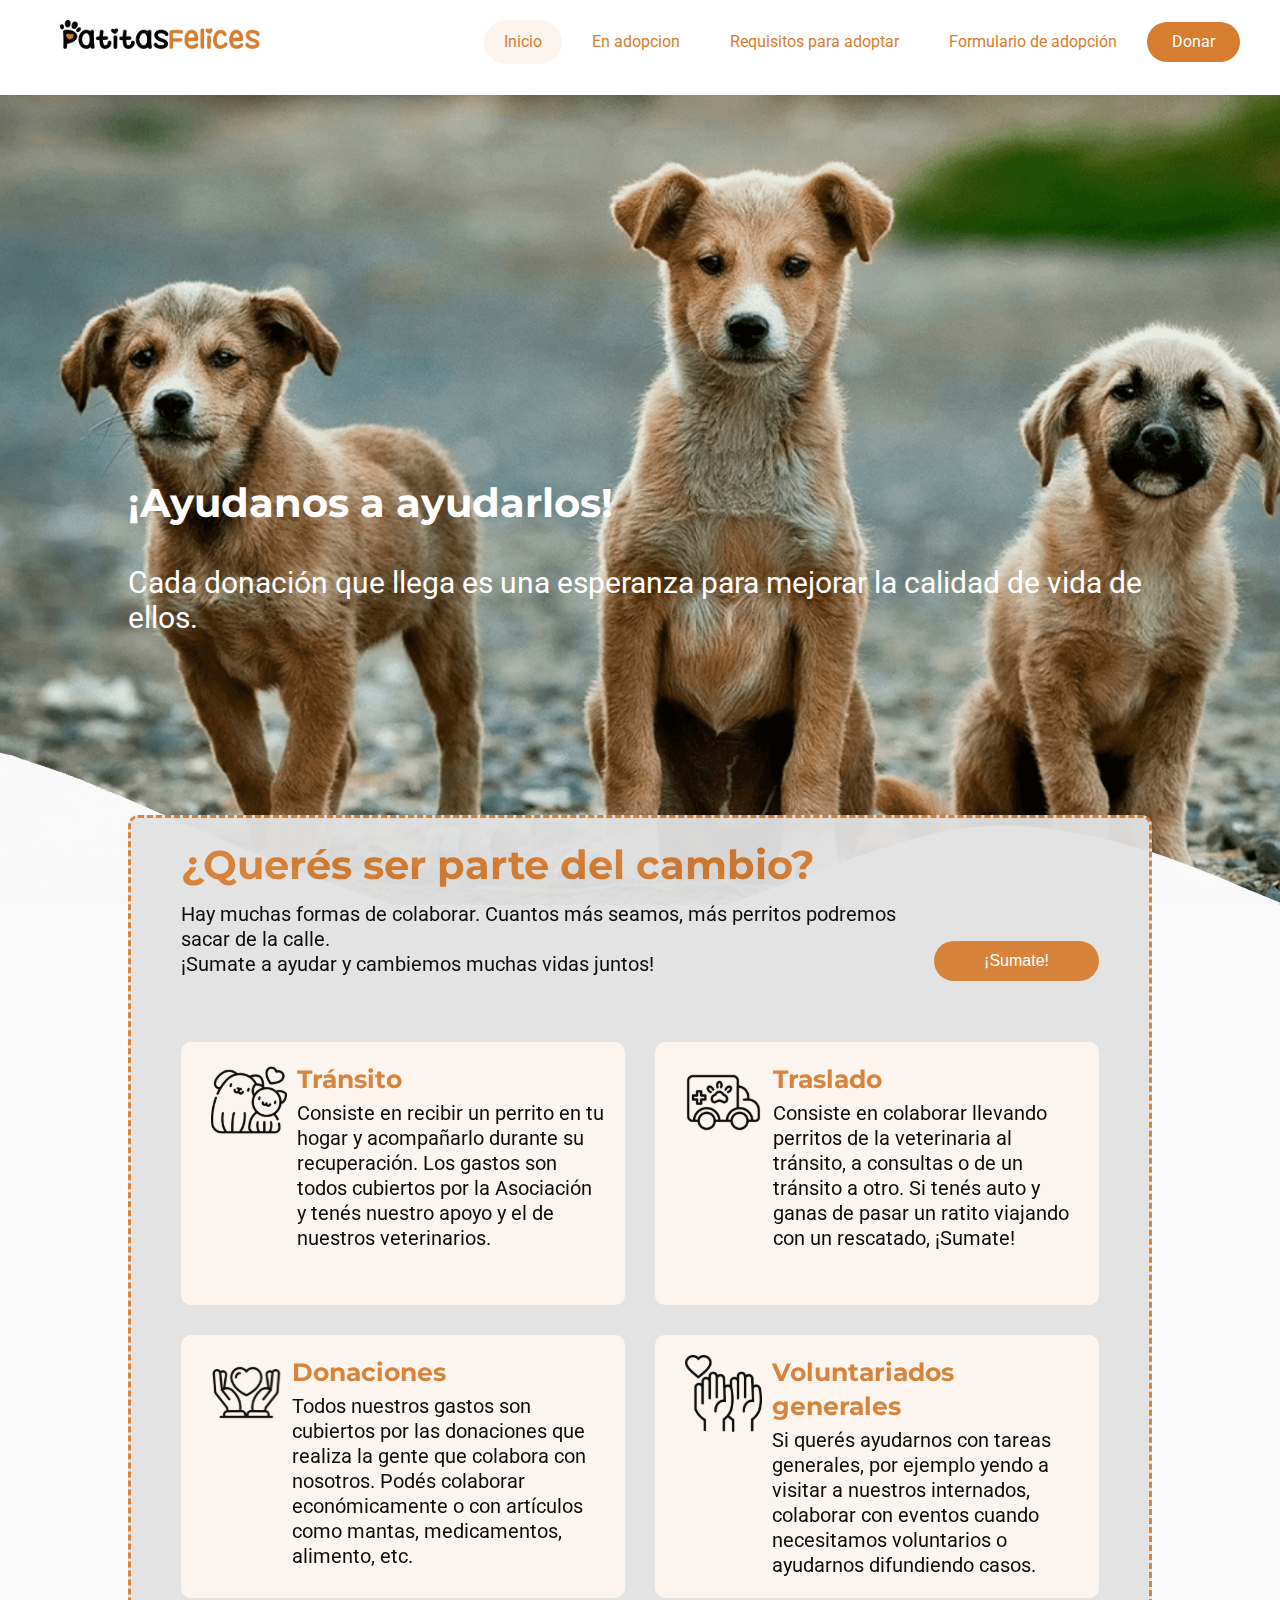
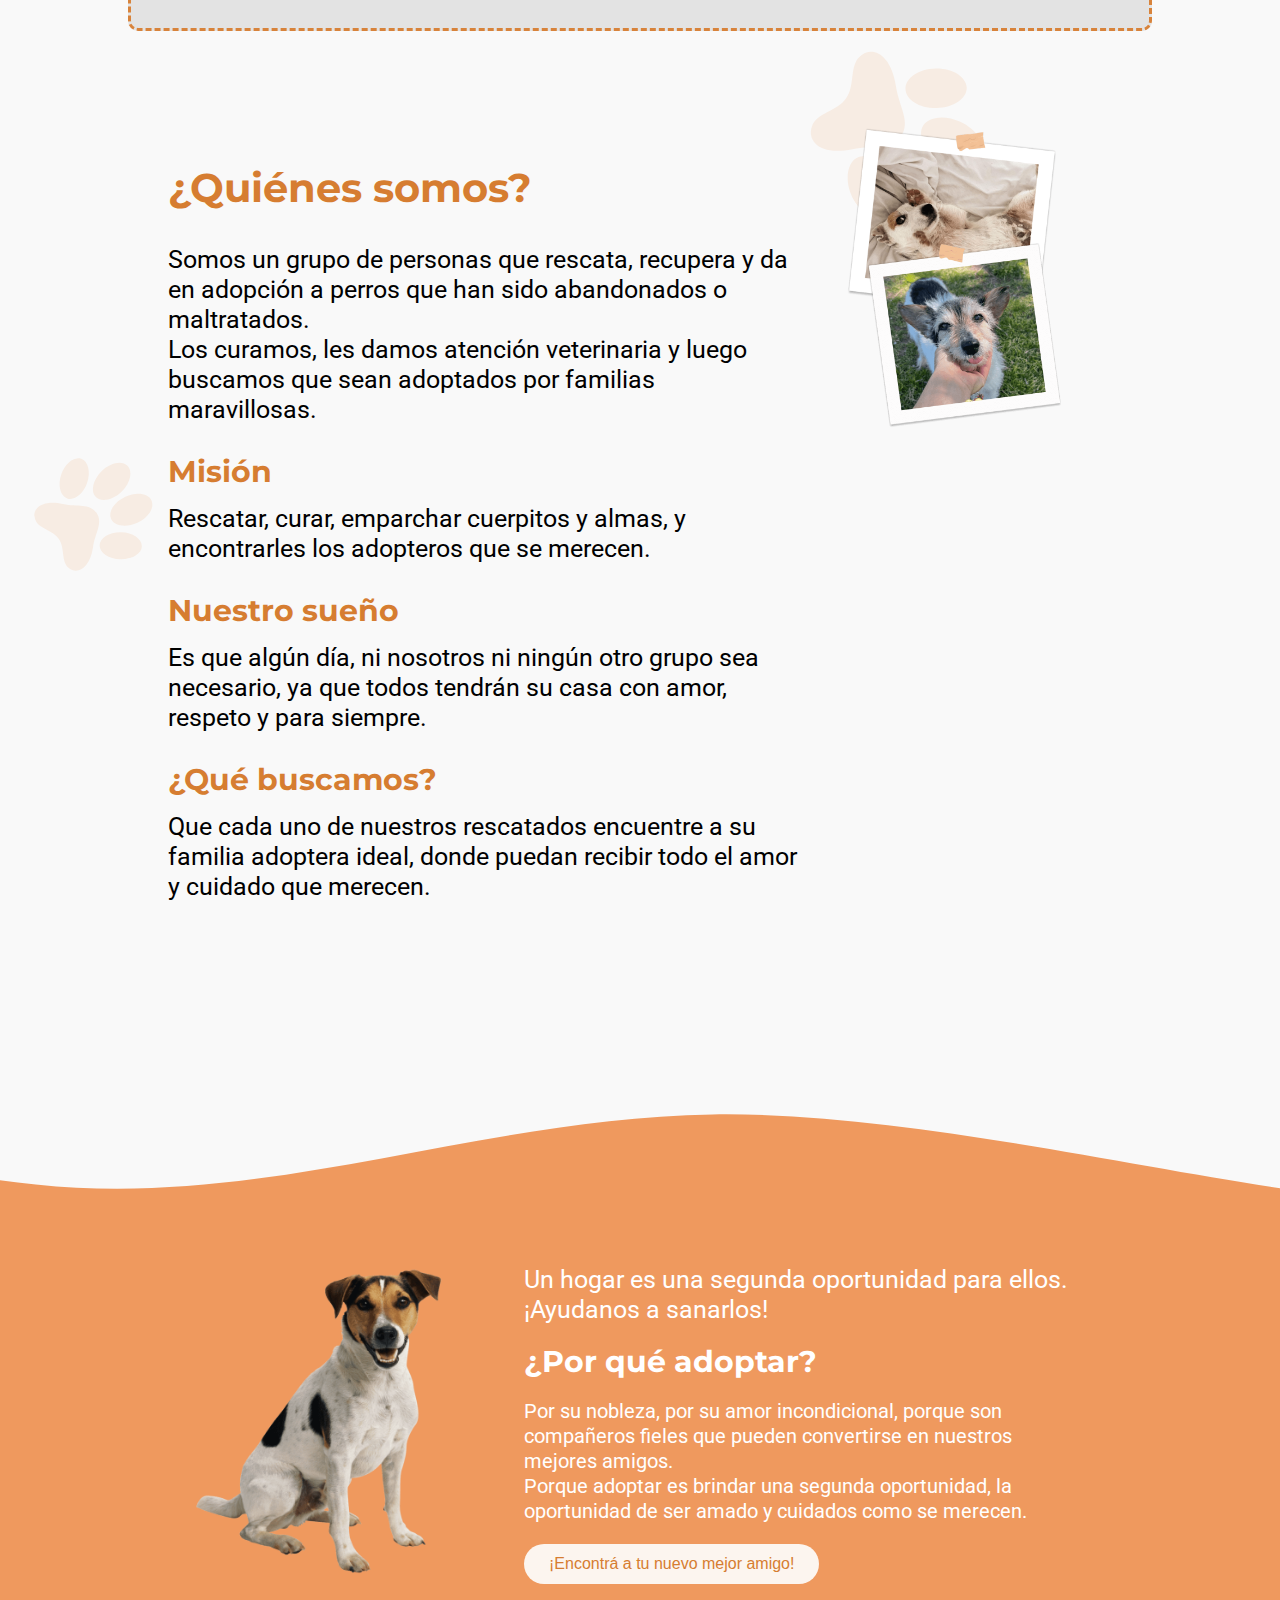
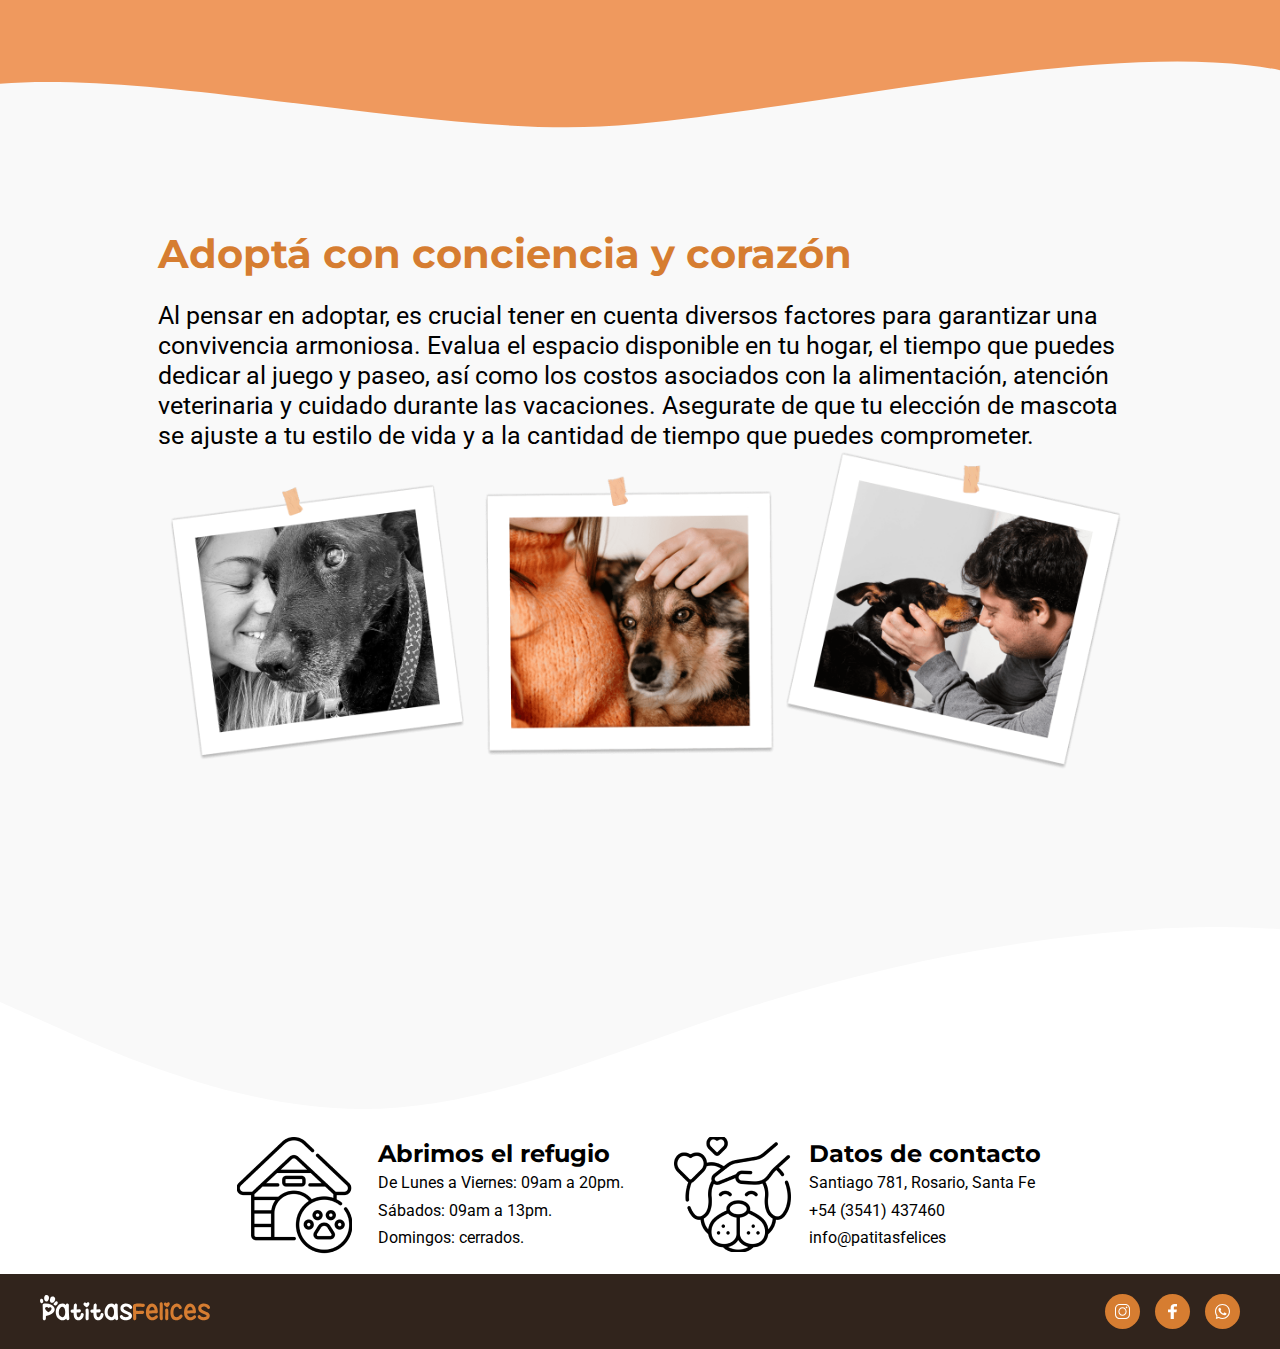
<file: index.html>
<!DOCTYPE html>
<html lang="es">

<head>
    <meta charset="UTF-8">
    <meta name="viewport" content="width=device-width, initial-scale=1.0">
    <meta name="robots" content="index follow">
    <title>Patitas Felices | Inicio</title>
    <link rel="stylesheet" href="./assets/css/base.css">
    <link rel="stylesheet" href="./assets/css/index.css">

    <link rel="shortcut icon" href="./assets/img/favicon.ico" type="image/x-icon">
</head>

<body>
    <header class="header">
        <div class="header__contenido">
            <div class="header__barra header__contenedor">
                <a href="#">
                    <img class="header__logo" src="./assets/img/logo.png" alt="logo Patitas Felices">
                </a>

                <img class="header__icono-nav" src="./assets/img/hamburguesa.svg" alt="navegacion icono">

                <nav class="navegacion">
                    <div class="navegacion__flex">
                        <a class="btn__text activo" href="./index.html">Inicio</a>
                        <a class="btn__text" href="./mascotas.html">En adopcion</a>
                        <a class="btn__text" href="./requisitos.html">Requisitos para adoptar</a>
                        <a class="btn__text" href="./formulario.html">Formulario de adopción</a>
                        <a href="./donar.html" class="btn__primary">Donar</a>
                    </div>
                </nav>
            </div>
            <!--Fin header-barra-->
        </div>
    </header>

    <main>
        <section class="hero">
            <figure>
                <img src="./assets/img/wave-hero.svg" alt="Patitas Felices">
            </figure>
            <div class="content">
                <h1>¡Ayudanos a ayudarlos!</h1>
                <p>Cada donación que llega es una esperanza para mejorar la calidad de vida de ellos.</p>
            </div>
        </section>

        <div class="sumate"> <!-- <<<<<<<<<<<<<<<<<<<<<<<<<<<<<<<<<<<<<<<<<<< SECCION INFORMACION -->
            <article class="sumate__encabezado">
                <h2>¿Querés ser parte del cambio?</h2>
                <p>Hay muchas formas de colaborar. Cuantos más seamos, más perritos podremos sacar de la calle.
                    <br>¡Sumate a ayudar y cambiemos muchas vidas juntos!
                </p>
                <button class="btn__primary btn">¡Sumate!</button>
            </article>

            <article class="sumate__item sumate__transito">
                <figure>
                    <img src="./assets/img/iconos-index/ico-transito.svg" alt="Tránsito">
                </figure>
                <div>
                    <h3>Tránsito</h3>
                    <p>Consiste en recibir un perrito en tu hogar y acompañarlo durante su recuperación. Los
                        gastos son todos cubiertos por la Asociación y tenés nuestro apoyo y el de nuestros
                        veterinarios.</p>
                </div>
            </article>
            <article class="sumate__item sumate__traslado">
                <figure>
                    <img src="./assets/img/iconos-index/ico-traslado.svg" alt="Traslado">
                </figure>
                <div>
                    <h3>Traslado</h3>
                    <p>Consiste en colaborar llevando perritos de la veterinaria al tránsito, a consultas o de un
                        tránsito a
                        otro. Si tenés auto y ganas de pasar un ratito viajando con un rescatado, ¡Sumate!</p>
                </div>
            </article>
            <article class="sumate__item sumate__donaciones">
                <figure>
                    <img src="./assets/img/iconos-index/ico-donaciones.svg" alt="Donaciones">
                </figure>
                <div>
                    <h3>Donaciones</h3>
                    <p>Todos nuestros gastos son cubiertos por las donaciones que realiza la gente que colabora con
                        nosotros. Podés colaborar económicamente o con artículos como mantas, medicamentos, alimento,
                        etc.
                    </p>
                </div>
            </article>
            <article class="sumate__item sumate__voluntariados">
                <figure>
                    <img src="./assets/img/iconos-index/ico-voluntariados.svg" alt="Voluntariados generales">
                </figure>
                <div>
                    <h3>Voluntariados generales</h3>
                    <p>Si querés ayudarnos con tareas generales, por ejemplo yendo a visitar a nuestros internados,
                        colaborar con eventos cuando necesitamos voluntarios o ayudarnos difundiendo casos.
                    </p>
                </div>
            </article>
        </div>

        <div class="nosotros">
            <article class="nosotros__info">
                <h2>¿Quiénes somos?</h2>
                <p>Somos un grupo de personas que rescata, recupera y da en adopción a perros que han sido abandonados o
                    maltratados. <br>Los curamos, les damos atención veterinaria y luego buscamos que sean adoptados por
                    familias maravillosas.
                </p>
                <h3>Misión</h3>
                <p>Rescatar, curar, emparchar cuerpitos y almas, y encontrarles los adopteros que se merecen.</p>
                <h3>Nuestro sueño</h3>
                <p>Es que algún día, ni nosotros ni ningún otro grupo sea necesario, ya que todos tendrán su casa con
                    amor, respeto y para siempre.</p>
                <h3>¿Qué buscamos?</h3>
                <p>Que cada uno de nuestros rescatados encuentre a su familia adoptera ideal, donde puedan recibir todo
                    el amor y cuidado que merecen.</p>
            </article>
            <div class="nosotros__imagenes">
                <figure>
                    <img src="./assets/img/img-inicio/perrito1.png" alt="Tommy">
                </figure>
                <figure>
                    <img src="./assets/img/img-inicio/perrito2.png" alt="Mike">
                </figure>
            </div>
        </div>

        <section class="mas">
            <div>
                <figure>
                    <img src="./assets/img/img-inicio/perrito3.png" alt="Perrito">
                </figure>
            </div>
            <div>
                <p class="mas__parraf__principal">Un hogar es una segunda oportunidad para ellos. <br>¡Ayudanos a
                    sanarlos!</p>
                <h2>¿Por qué adoptar?</h2>
                <p>Por su nobleza, por su amor incondicional, porque son compañeros fieles que pueden convertirse en
                    nuestros mejores amigos. <br>Porque adoptar es brindar una segunda oportunidad, la oportunidad de
                    ser amado y cuidados como se merecen.</p>
                <button class="btn btn__primary btn__mas">¡Encontrá a tu nuevo mejor amigo!</button>
            </div>
        </section>

        <section class="historias">
            <h2>Adoptá con conciencia y corazón</h2>
            <p>Al pensar en adoptar, es crucial tener en cuenta diversos factores para garantizar una convivencia
                armoniosa. Evalua el espacio disponible en tu hogar, el tiempo que puedes dedicar al juego y paseo, así
                como los costos asociados con la alimentación, atención veterinaria y cuidado durante las vacaciones.
                Asegurate de que tu elección de mascota se ajuste a tu estilo de vida y a la cantidad de tiempo que
                puedes comprometer.</p>

            <div class="historias__imgs">
                <figure>
                    <img src="./assets/img/img-inicio/adoptado1.png" alt="Mica y Tomy">
                </figure>
                <figure>
                    <img src="./assets/img/img-inicio/adoptado2.png" alt="Peludo">
                </figure>
                <figure>
                    <img src="./assets/img/img-inicio/adoptado3.png" alt="Maxi y Negrito">
                </figure>
            </div>
        </section>


    </main>

    <footer class="footer">
        <div class="footer__contenedor footer__grid">
            <div class="footer__box">
                <img src="./assets/img/pet-house.png" alt="Cucha de perrito">
                <h3 class="footer__titulo">Abrimos el refugio</h3>
                <p>De Lunes a Viernes: 09am a 20pm.</p>
                <p>Sábados: 09am a 13pm.</p>
                <p>Domingos: cerrados.</p>
            </div>
            <div class="footer__box">
                <img src="./assets/img/dog-training.png" alt="Perrito feliz">
                <h3 class="footer__titulo">Datos de contacto</h3>
                <p>Santiago 781, Rosario, Santa Fe</p>
                <a href="tel:+543541437460" class="footer__enlace">
                    +54 (3541) 437460
                </a>
                <a href="mailto:info@patitasfelices" class="footer__enlace">
                    info@patitasfelices
                </a>
            </div>
        </div>
        <div class="footer__barra">
            <div class="footer__flex">
                <a href="./index.html" class="footer__logo">
                    <img src="./assets/img/logo-footer.svg" alt="Logo Patitas Felices">
                </a>
                <div class="footer__redes">
                    <a href="#">
                        <img src="./assets/img/instagram.svg" alt="Icono instagram">
                    </a>
                    <a href="#">
                        <img src="./assets/img/facebook.svg" alt="Icono facebook">
                    </a>
                    <a href="#">
                        <img src="./assets/img/whatsapp.svg" alt="Icono whatsapp">
                    </a>
                </div>
            </div>
        </div>
    </footer>
    <script src="./assets/js/menu-mobile.js"></script>
</body>

</html>
</file>
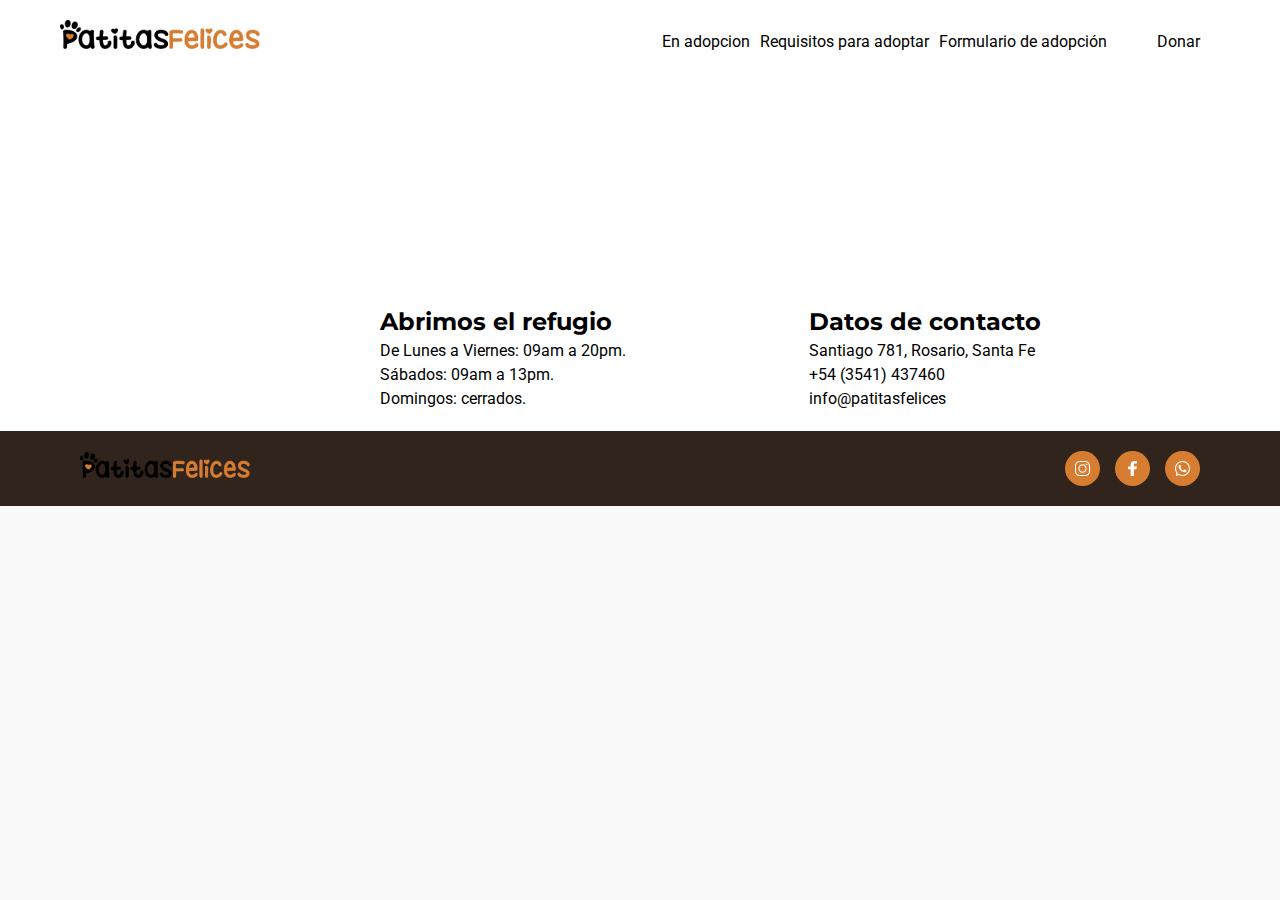
<file: base.html>
<!DOCTYPE html>
<html lang="es">

<head>
    <meta charset="UTF-8">
    <meta name="viewport" content="width=device-width, initial-scale=1.0">
    <meta name="robots" content="index follow">
    <title>Patitas Felices | Mascotas en adopcion</title>
    <!-- <link rel="stylesheet" href="./assets/css/variables.css"> -->
    <link rel="stylesheet" href="./assets/css/base.css">
    <link rel="shortcut icon" href="./assets/img/favicon.ico" type="image/x-icon">
</head>

<body>
    <header class="header">
        <div class="header__contenido">
            <div class="header__barra header__contenedor">
                <a href="/">
                    <img class="header__logo" src="./assets/img/logo.png" alt="logo Patitas Felices">
                </a>

                <img class="header__icono-nav" src="./assets/img/hamburguesa.svg" alt="navegacion icono">

                <nav class="navegacion">
                    <div class="navegacion__flex">
                        <a class="navegacion__enlace" href="./mascotas.html">En adopcion</a>
                        <a class="navegacion__enlace" href="./requisitos.html" class="activo">Requisitos para adoptar</a>
                        <a class="navegacion__enlace" href="./formulario-de-adopcion.html">Formulario de adopción</a>
                        <a class="navegacion__enlace navegacion__enlace--donar" href="./donar.html" class="destacado">Donar</a>
                    </div>  
            </nav>
            </div> <!--Fin header-barra-->
        </div>
    </header>

    <main class="principal principal">

    </main>

    <footer class="footer"> 
        <div class="footer__contenido">
            <div class="footer__contenedor footer__grid">
                <div class="footer__box">
                    <h3 class="footer__titulo">Abrimos el refugio</h3>
                    <p class="footer__texto">De Lunes a Viernes: 09am a 20pm.</p>
                    <p class="footer__texto">Sábados: 09am a 13pm.</p>
                    <p class="footer__texto">Domingos: cerrados.</p>
                </div>
                <div class="footer__box">
                    <h3 class="footer__titulo">Datos de contacto</h3>
                    <p class="footer__texto">Santiago 781, Rosario, Santa Fe</p>
                    <a href="tel:+543541437460" class="footer__enlace">+54 (3541) 437460</a>
                    <a href="mailto:info@patitasfelices" class="footer__enlace">info@patitasfelices</a>
                </div>
            </div>
            <div class="footer__barra">
                <div class="footer__contenedor footer__flex">
                    <a href="/" class="footer__logo">
                        <img src="/assets/img/logo.png" alt="Logo Patitas Felices">
                    </a>
                    <div class="footer__redes">
                        <a href="#">
                            <img src="/assets/img/instagram.svg" alt="Icono instagram">
                        </a>
                        <a href="#">
                            <img src="/assets/img/facebook.svg" alt="Icono facebook">
                        </a>
                        <a href="#">
                            <img src="/assets/img/whatsapp.svg" alt="Icono whatsapp">
                        </a>
                    </div>
                </div>
            </div>
        </div>
    </footer>

    <script src="./assets/js/script.js"></script>
    <script src="./assets/js/menu-mobile.js"></script>
</body>

</html>
</file>
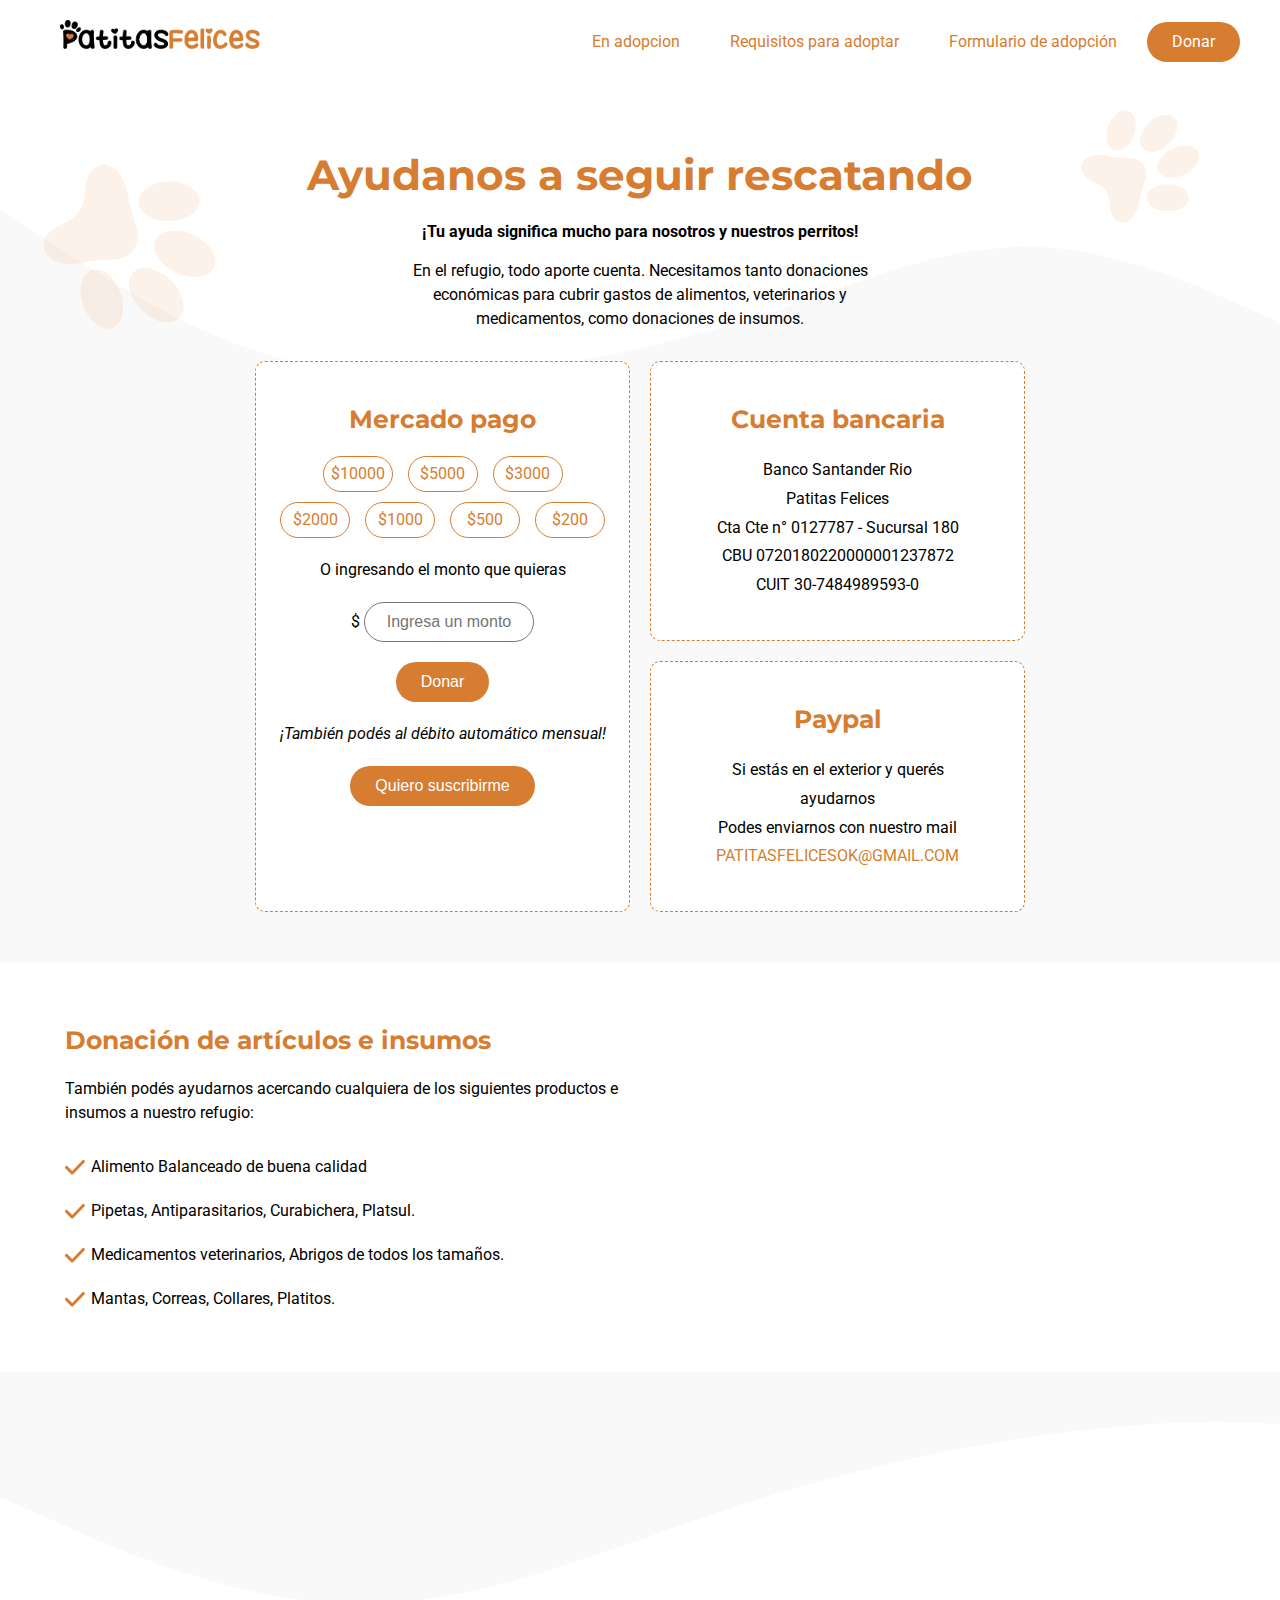
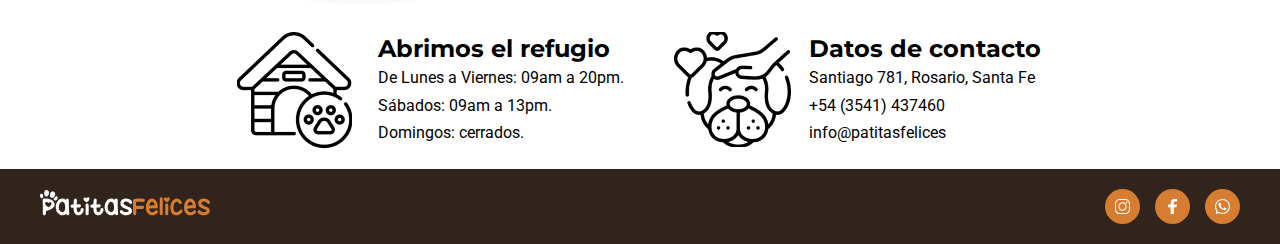
<file: donar.html>
<!DOCTYPE html>
<html lang="es">

<head>
    <meta charset="UTF-8">
    <meta name="viewport" content="width=device-width, initial-scale=1.0">
    <meta name="robots" content="index follow">
    <title>Patitas Felices | Mascotas en adopcion</title>
    <link rel="stylesheet" href="./assets/css/donar.css">
    <link rel="stylesheet" href="./assets/css/base.css">

    <link rel="shortcut icon" href="./assets/img/favicon.ico" type="image/x-icon">
</head>

<body>
    <header class="header">
        <div class="header__contenido">
            <div class="header__barra header__contenedor">
                <a href="./index.html">
                    <img class="header__logo" src="./assets/img/logo.png" alt="logo Patitas Felices">
                </a>

                <img class="header__icono-nav" src="./assets/img/hamburguesa.svg" alt="navegacion icono">

                <nav class="navegacion">
                    <div class="navegacion__flex">
                        <a class="btn__text" href="./mascotas.html">En adopcion</a>
                        <a class="btn__text" href="./requisitos.html">Requisitos para adoptar</a>
                        <a class="btn__text" href="./formulario.html">Formulario de adopción</a>
                        <a class="btn__primary activo" href="./donar.html">Donar</a>
                    </div>
                </nav>
            </div> <!--Fin header-barra-->
        </div>
    </header>

    <main class="main">
        <h2 class="main__heading">Ayudanos a seguir rescatando</h2>
        <div class="main__texto">
            <strong>¡Tu ayuda significa mucho para nosotros y nuestros perritos!</strong>
            <p>En el refugio, todo aporte cuenta. Necesitamos tanto donaciones económicas para cubrir gastos de
                alimentos, veterinarios y medicamentos, como donaciones de insumos.</p>
        </div>

        <section class="donar-dinero">
            <div class="donar-dinero__grid">
                <div class="metodo">
                    <h3 class="metodo__heading">Mercado pago</h3>
                    <div class="metodo__montos">
                        <div>
                            <a href="#" class="btn__light">$10000</a>
                            <a href="#" class="btn__light">$5000</a>
                            <a href="#" class="btn__light">$3000</a>
                        </div>
                        <div>
                            <a href="#" class="btn__light">$2000</a>
                            <a href="#" class="btn__light">$1000</a>
                            <a href="#" class="btn__light">$500</a>
                            <a href="#" class="btn__light">$200</a>
                        </div>

                    </div>
                    <p>O ingresando el monto que quieras</p>
                    <div>
                        <label for="monto">$</label>
                        <input class="metodo__input" name="monto" id="monto" type="number"
                            placeholder="Ingresa un monto">
                    </div>
                    <button class="btn__primary">Donar</button>
                    <em>¡También podés al débito automático mensual!</em>
                    <button class="btn__primary">Quiero suscribirme</button>
                </div>
                <div class="metodo">
                    <h3 class="metodo__heading">Cuenta bancaria</h3>
                    <div class="metodo__texto">
                        <p>Banco Santander Rio</p>
                        <p>Patitas Felices</p>
                        <p>Cta Cte n° 0127787 - Sucursal 180</p>
                        <p>CBU 0720180220000001237872</p>
                        <p>CUIT 30-7484989593-0</p>
                    </div>
                </div>
                <div class="metodo">
                    <h3 class="metodo__heading">Paypal</h3>
                    <div class="metodo__texto">
                        <p>Si estás en el exterior y querés ayudarnos</p>
                        <p>Podes enviarnos con nuestro mail</p>
                        <p>patitasfelicesok@gmail.com</p>
                    </div>
                </div>
            </div> <!--Fin donar__grid-->
        </section>

        <section class="donar-articulos">
            <div class="donar-articulos__flex">
                <div class="donar-articulos__contenido">
                    <h3 class="donar-articulos__heading">Donación de artículos e insumos</h3>
                    <p class="donar-articulos__descripcion">También podés ayudarnos acercando cualquiera de los
                        siguientes productos e insumos a nuestro refugio:</p>
                    <ul class="donar-articulos__lista">
                        <li class="donar-articulos__item">Alimento Balanceado de buena calidad</li>
                        <li class="donar-articulos__item">Pipetas, Antiparasitarios, Curabichera, Platsul.</li>
                        <li class="donar-articulos__item">Medicamentos veterinarios, Abrigos de todos los tamaños.</li>
                        <li class="donar-articulos__item">Mantas, Correas, Collares, Platitos.</li>
                    </ul>
                </div>

                <div class="donar__mapa">
                    <iframe
                        src="https://www.google.com/maps/embed?pb=!1m18!1m12!1m3!1d3348.304338034963!2d-60.658382225012815!3d-32.9429734735948!2m3!1f0!2f0!3f0!3m2!1i1024!2i768!4f13.1!3m3!1m2!1s0x95b7ab413716ff7b%3A0x15069eb49fee7cae!2sSantiago%20781%2C%20S2000LFO%20Rosario%2C%20Santa%20Fe!5e0!3m2!1ses-419!2sar!4v1715735030056!5m2!1ses-419!2sar"
                        width="600" height="450" style="border:0;" allowfullscreen="" loading="lazy"
                        referrerpolicy="no-referrer-when-downgrade"></iframe>
                </div>
            </div>

        </section>

    </main>

    <footer class="footer">
        <div class="footer__contenedor footer__grid">
            <div class="footer__box">
                <img src="./assets/img/pet-house.png" alt="Cucha de perrito">
                <h3 class="footer__titulo">Abrimos el refugio</h3>
                <p class="footer__texto">De Lunes a Viernes: 09am a 20pm.</p>
                <p class="footer__texto">Sábados: 09am a 13pm.</p>
                <p class="footer__texto">Domingos: cerrados.</p>
            </div>
            <div class="footer__box">
                <img src="./assets/img/dog-training.png" alt="Perrito feliz">
                <h3 class="footer__titulo">Datos de contacto</h3>
                <p class="footer__texto">Santiago 781, Rosario, Santa Fe</p>
                <a href="tel:+543541437460" class="footer__enlace">+54 (3541) 437460</a>
                <a href="mailto:info@patitasfelices" class="footer__enlace">info@patitasfelices</a>
            </div>
        </div>
        <div class="footer__barra">
            <div class="footer__flex">
                <a href="./index.html" class="footer__logo">
                    <img src="./assets/img/logo-footer.svg" alt="Logo Patitas Felices">
                </a>
                <div class="footer__redes">
                    <a href="#">
                        <img src="./assets/img/instagram.svg" alt="Icono instagram">
                    </a>
                    <a href="#">
                        <img src="./assets/img/facebook.svg" alt="Icono facebook">
                    </a>
                    <a href="#">
                        <img src="./assets/img/whatsapp.svg" alt="Icono whatsapp">
                    </a>
                </div>
            </div>
        </div>

    </footer>
    <script src="./assets/js/menu-mobile.js"></script>
</body>

</html>
</file>
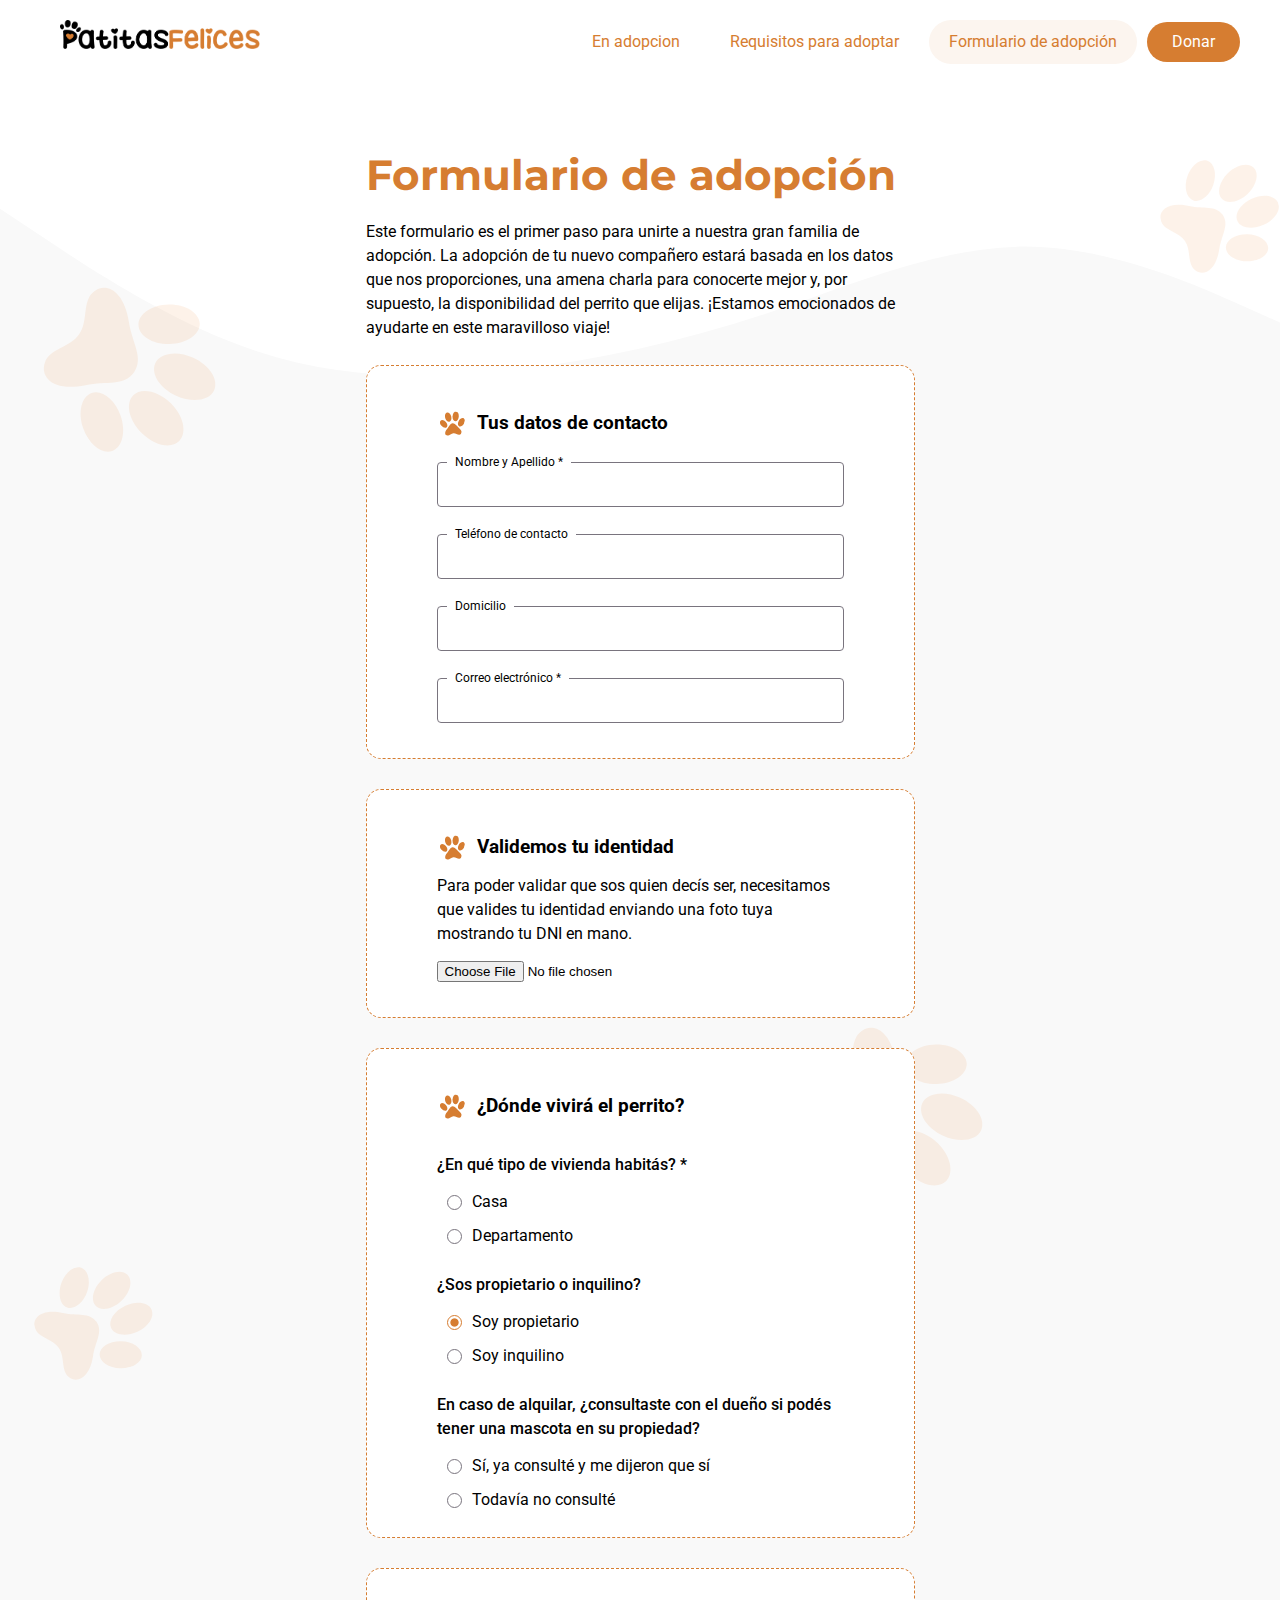
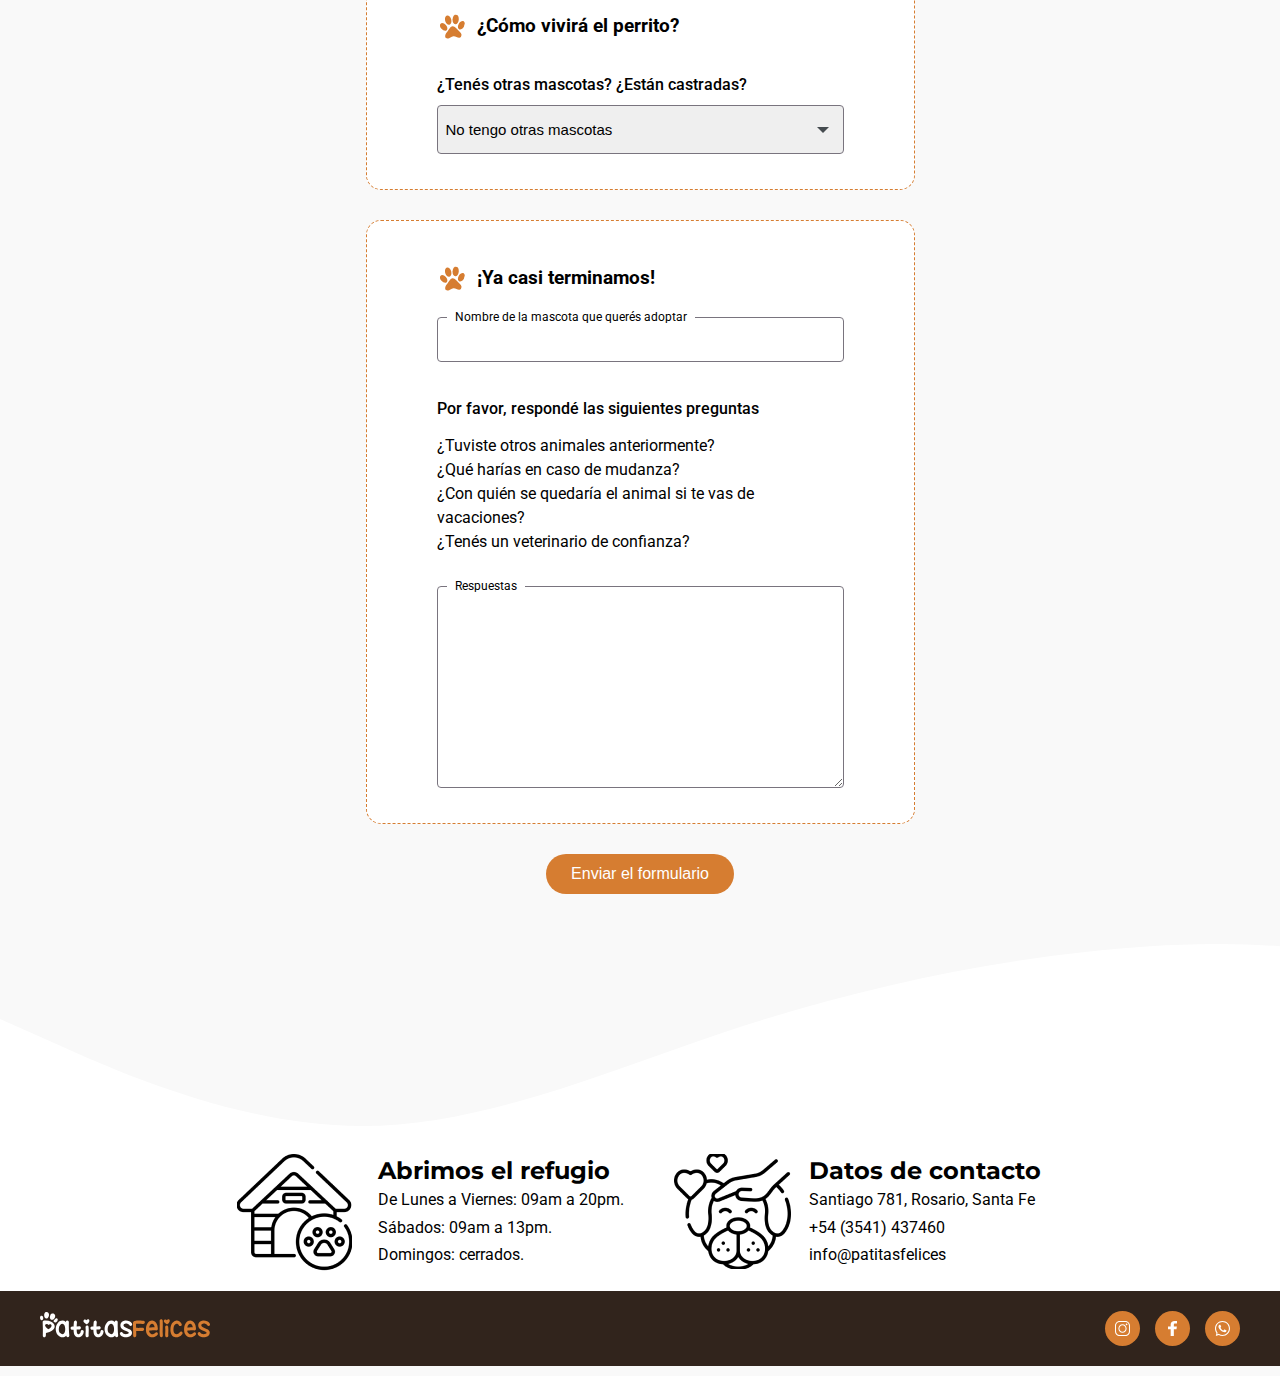
<file: formulario.html>
<!DOCTYPE html>
<html lang="es">

<head>
  <meta charset="UTF-8" />
  <meta name="viewport" content="width=device-width, initial-scale=1.0" />
  <title>Patitas felices | Formulario de adopción</title>
  <!-- Estilos -->
  <link rel="stylesheet" href="./assets/css/base.css" />
  <link rel="stylesheet" href="./assets/css/formulario.css" />

  <link rel="shortcut icon" href="./assets/img/favicon.ico" type="image/x-icon" />
</head>

<body>
  <header class="header">
    <div class="header__contenido">
      <div class="header__barra header__contenedor">
        <a href="./index.html">
          <img class="header__logo" src="./assets/img/logo.png" alt="logo Patitas Felices" />
        </a>

        <img class="header__icono-nav" src="./assets/img/hamburguesa.svg" alt="navegacion icono" />

        <nav class="navegacion">
          <div class="navegacion__flex">
            <a class="btn__text" href="./mascotas.html">En adopcion</a>
            <a class="btn__text" href="./requisitos.html">Requisitos para adoptar</a>
            <a class="btn__text activo" href="./formulario.html">Formulario de adopción</a>
            <a class="btn__primary" href="./donar.html">Donar</a>
          </div>
        </nav>
      </div>
      <!--Fin header-barra-->
    </div>
  </header>
  <main>
    <div class="page">
      <h2 class="page__title">Formulario de adopción</h2>
      <p class="page__paragraph">
        Este formulario es el primer paso para unirte a nuestra gran familia
        de adopción. La adopción de tu nuevo compañero estará basada en los
        datos que nos proporciones, una amena charla para conocerte mejor y,
        por supuesto, la disponibilidad del perrito que elijas. ¡Estamos
        emocionados de ayudarte en este maravilloso viaje!
      </p>

      <section class="section__form">
        <form action="" method="post" enctype="multipart/form-data" class="form">
          <fieldset class="form__container">
            <h3 class="form__title">Tus datos de contacto</h3>
            <label for="nombre" class="form__label--float">Nombre y Apellido *</label>
            <input type="text" name="nombre" id="nombre" class="form__input" />
            <label for="telefono" class="form__label--float">Teléfono de contacto
            </label>
            <input type="tel" name="telefono" id="telefono" class="form__input" maxlength="10" />
            <label for="domicilio" class="form__label--float">Domicilio
            </label>
            <input type="text" name="domicilio" id="domicilio" class="form__input" />
            <label for="email" class="form__label--float">Correo electrónico *</label>
            <input type="email" name="email" id="email" class="form__input" />
          </fieldset>
          <fieldset class="form__container">
            <h3 class="form__title">Validemos tu identidad</h3>
            <p>
              Para poder validar que sos quien decís ser, necesitamos que
              valides tu identidad enviando una foto tuya mostrando tu DNI en
              mano.
            </p>
            <input type="file" name="foto" id="foto" accept="image/png, image/jpg" class="form__input--file" />
          </fieldset>
          <fieldset class="form__container">
            <h3 class="form__title">¿Dónde vivirá el perrito?</h3>
            <p class="form__title-ask">¿En qué tipo de vivienda habitás? *</p>
            <label>
              <input type="radio" name="vivienda" value="Casa" />
              <span>Casa</span>
            </label>
            <label>
              <input type="radio" name="vivienda" value="Departamento" />
              <span>Departamento</span>
            </label>
            <p class="form__title-ask">¿Sos propietario o inquilino?</p>
            <label>
              <input type="radio" name="condicion" value="Soy propietario" checked />
              <span>Soy propietario</span>
            </label>
            <label>
              <input type="radio" name="condicion" value="Soy inquilino" />
              <span>Soy inquilino</span>
            </label>
            <p class="form__title-ask">
              En caso de alquilar, ¿consultaste con el dueño si podés tener
              una mascota en su propiedad?
            </p>
            <label>
              <input type="radio" name="puede" value="Si, ya consulté y me dijeron que sí" />
              <span>Sí, ya consulté y me dijeron que sí</span>
            </label>
            <label>
              <input type="radio" name="puede" value="Todavía no consulté" />
              <span>Todavía no consulté</span>
            </label>
          </fieldset>
          <fieldset class="form__container">
            <h3 class="form__title">¿Cómo vivirá el perrito?</h3>
            <p class="form__title-ask">
              ¿Tenés otras mascotas? ¿Están castradas?
            </p>
            <div class="form__container_select">
              <select name="otras_mascotas" id="otras_mascotas" class="form__select">
                <option value="1">No tengo otras mascotas</option>
                <option value="2">Sí y están todos castrados</option>
                <option value="3">Algunos sí y otros no</option>
                <option value="4">Sí, pero no están castrados</option>
              </select>
              <i></i>
            </div>
          </fieldset>
          <fieldset class="form__container">
            <h3 class="form__title">¡Ya casi terminamos!</h3>
            <label for="nombre_mascota" class="form__label--float">
              Nombre de la mascota que querés adoptar
            </label>
            <input type="text" name="nombre_mascota" id="nombre_mascota" class="form__input" />
            <p class="form__title-ask">
              Por favor, respondé las siguientes preguntas
            </p>
            <ul class="form__list">
              <li>¿Tuviste otros animales anteriormente?</li>
              <li>¿Qué harías en caso de mudanza?</li>
              <li>
                ¿Con quién se quedaría el animal si te vas de vacaciones?
              </li>
              <li>¿Tenés un veterinario de confianza?</li>
            </ul>
            <label for="respuestas" class="form__label--float">Respuestas</label>
            <textarea name="repuestas" id="respuestas" rows="10" class="form__textarea"></textarea>
          </fieldset>
          <div class="error" id="errorContainer">
            <p class="errorNombre"></p>
            <p class="errorEmail"></p>
          </div>
          <div class="enviado" id="enviado"></div>
          <input type="submit" value="Enviar el formulario" class="btn__primary" />
        </form>
      </section>
    </div>
  </main>
  <footer class="footer">
    <div class="footer__contenedor footer__grid">
      <div class="footer__box">
        <img src="./assets/img/pet-house.png" alt="Cucha de perrito" />
        <h3 class="footer__titulo">Abrimos el refugio</h3>
        <p>De Lunes a Viernes: 09am a 20pm.</p>
        <p>Sábados: 09am a 13pm.</p>
        <p>Domingos: cerrados.</p>
      </div>
      <div class="footer__box">
        <img src="./assets/img/dog-training.png" alt="Perrito feliz" />
        <h3 class="footer__titulo">Datos de contacto</h3>
        <p>Santiago 781, Rosario, Santa Fe</p>
        <a href="tel:+543541437460" class="footer__enlace">
          +54 (3541) 437460
        </a>
        <a href="mailto:info@patitasfelices" class="footer__enlace">
          info@patitasfelices
        </a>
      </div>
    </div>
    <div class="footer__barra">
      <div class="footer__flex">
        <a href="./index.html" class="footer__logo">
          <img src="./assets/img/logo-footer.svg" alt="Logo Patitas Felices" />
        </a>
        <div class="footer__redes">
          <a href="#">
            <img src="./assets/img/instagram.svg" alt="Icono instagram" />
          </a>
          <a href="#">
            <img src="./assets/img/facebook.svg" alt="Icono facebook" />
          </a>
          <a href="#">
            <img src="./assets/img/whatsapp.svg" alt="Icono whatsapp" />
          </a>
        </div>
      </div>
    </div>
  </footer>

  <script src="./assets/js/script.js"></script>
  <!-- <script src="./assets/js/formulario.js"></script> -->
  <script src="./assets/js/menu-mobile.js"></script>
</body>

</html>
</file>
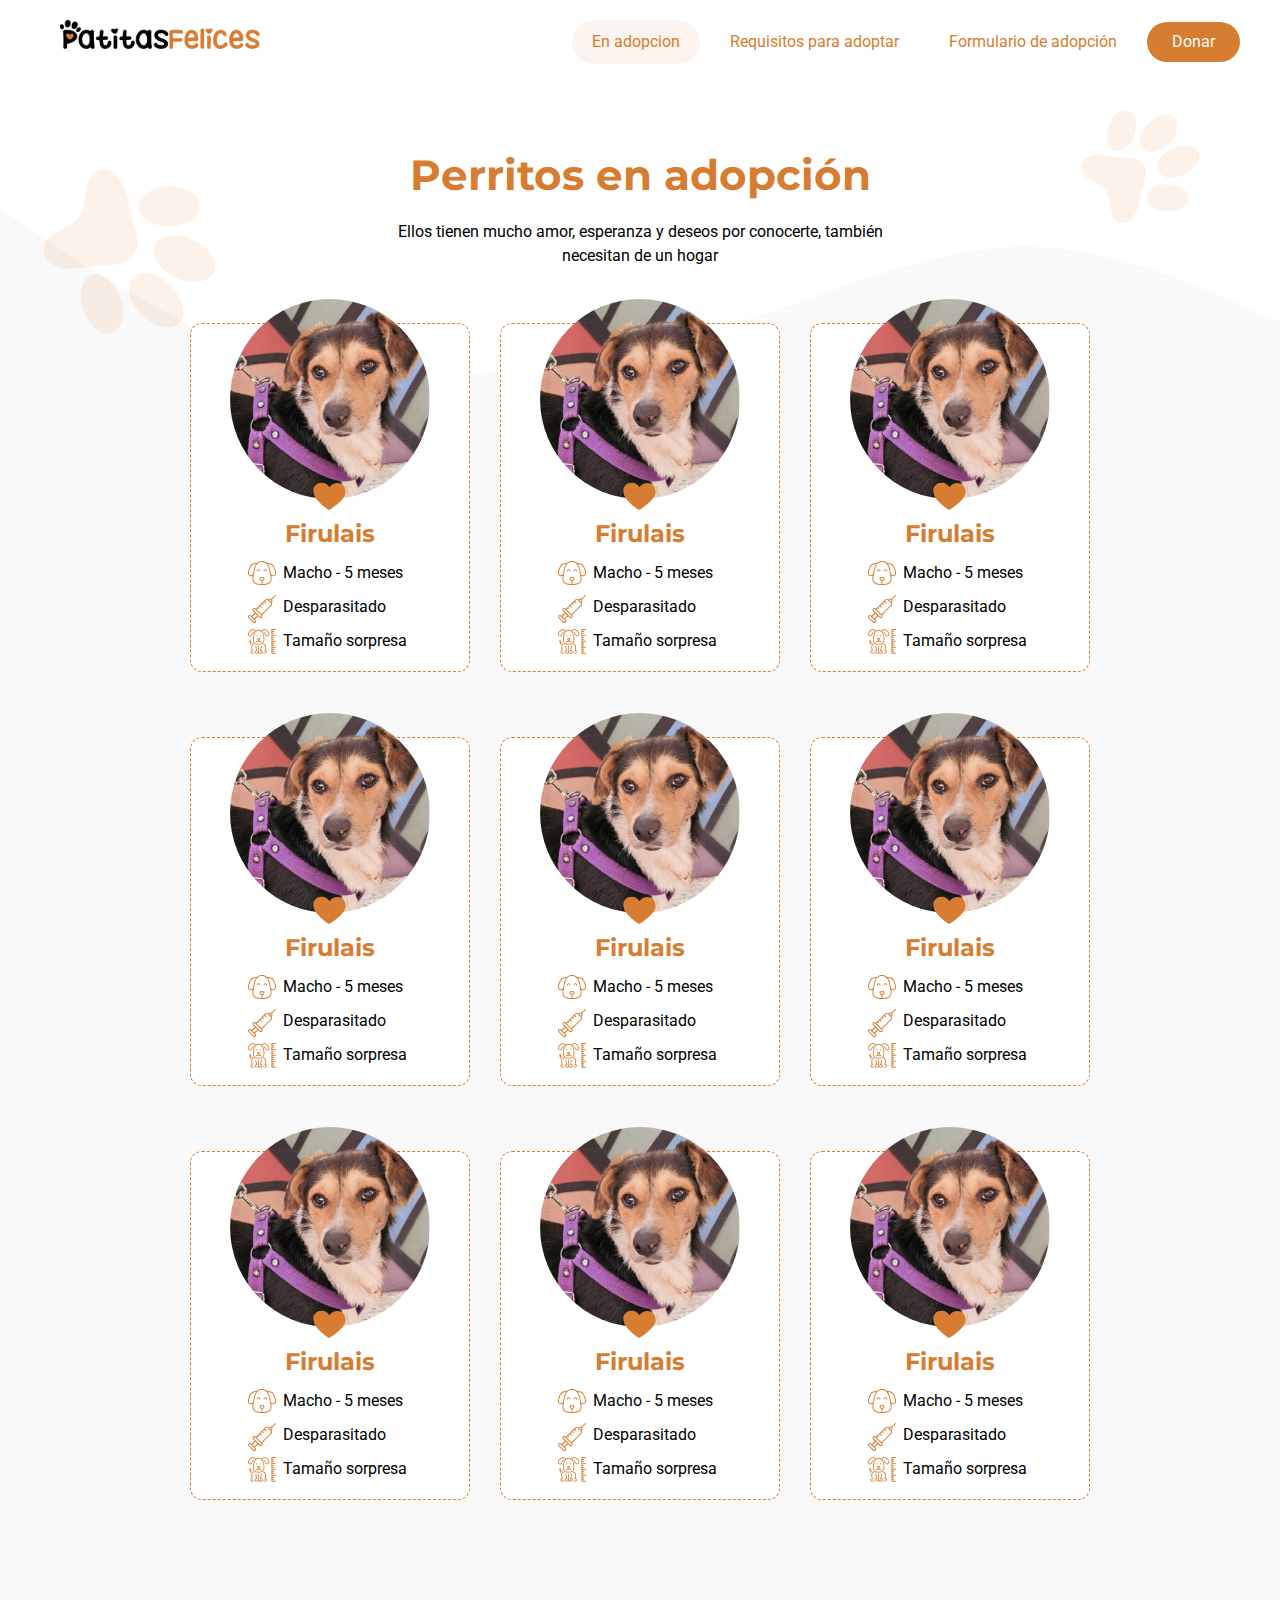
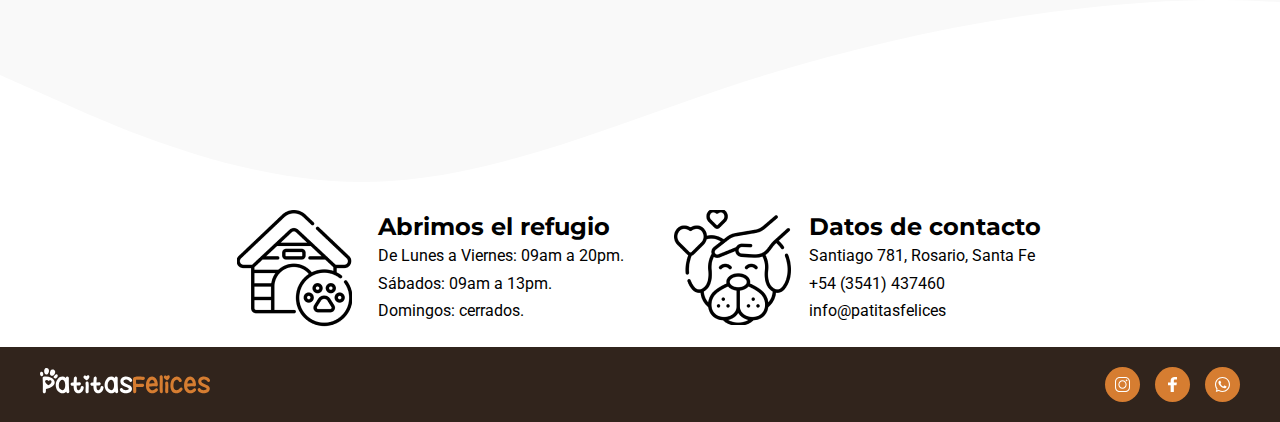
<file: mascotas.html>
<!DOCTYPE html>
<html lang="es">

<head>
    <meta charset="UTF-8">
    <meta name="viewport" content="width=device-width, initial-scale=1.0">
    <meta name="robots" content="index follow">
    <title>Patitas Felices | Mascotas en adopcion</title>
    <link rel="stylesheet" href="./assets/css/en-adopcion.css">
    <link rel="stylesheet" href="./assets/css/base.css">

    <link rel="shortcut icon" href="./assets/img/favicon.ico" type="image/x-icon">
</head>

<body>
    <header class="header">
        <div class="header__contenido">
            <div class="header__barra header__contenedor">
                <a href="./index.html">
                    <img class="header__logo" src="./assets/img/logo.png" alt="logo Patitas Felices">
                </a>

                <img class="header__icono-nav" src="./assets/img/hamburguesa.svg" alt="navegacion icono">

                <nav class="navegacion">
                    <div class="navegacion__flex">
                        <a class="btn__text activo" href="./mascotas.html">En adopcion</a>
                        <a class="btn__text" href="./requisitos.html">Requisitos para adoptar</a>
                        <a class="btn__text" href="./formulario.html">Formulario de adopción</a>
                        <a class="btn__primary" href="./donar.html">Donar</a>
                    </div>
                </nav>
            </div> <!--Fin header-barra-->
        </div>
    </header>

    <main class="mascotas">
        <h2 class="mascotas__heading">Perritos en adopción</h2>
        <p class="mascotas__descripcion">Ellos tienen mucho amor, esperanza y deseos por conocerte, también necesitan de
            un hogar</p>
        <div class="mascotas__grid">
            <div class="mascota">
                <div class="mascota__corazon">
                    <figure class="mascota__imagen">
                        <img src="./assets/img/img-mascotas/perrito-2.jpg" alt="Imagen mascota">
                    </figure>
                </div>


                <div class="mascota__contenido">
                    <h3 class="mascota__nombre">Firulais</h3>
                    <p class="mascota__genero-edad">Macho - 5 meses</p>
                    <p class="mascota__condicion">Desparasitado</p>
                    <p class="mascota__tamaño">Tamaño sorpresa</p>
                </div>

            </div><!-- Fin mascota -->
            <div class="mascota">
                <div class="mascota__corazon">
                    <figure class="mascota__imagen">
                        <img src="./assets/img/img-mascotas/perrito-2.jpg" alt="Imagen mascota">
                    </figure>
                </div>


                <div class="mascota__contenido">
                    <h3 class="mascota__nombre">Firulais</h3>
                    <p class="mascota__genero-edad">Macho - 5 meses</p>
                    <p class="mascota__condicion">Desparasitado</p>
                    <p class="mascota__tamaño">Tamaño sorpresa</p>
                </div>

            </div><!-- Fin mascota -->
            <div class="mascota">
                <div class="mascota__corazon">
                    <figure class="mascota__imagen">
                        <img src="./assets/img/img-mascotas/perrito-2.jpg" alt="Imagen mascota">
                    </figure>
                </div>


                <div class="mascota__contenido">
                    <h3 class="mascota__nombre">Firulais</h3>
                    <p class="mascota__genero-edad">Macho - 5 meses</p>
                    <p class="mascota__condicion">Desparasitado</p>
                    <p class="mascota__tamaño">Tamaño sorpresa</p>
                </div>

            </div><!-- Fin mascota -->
            <div class="mascota">
                <div class="mascota__corazon">
                    <figure class="mascota__imagen">
                        <img src="./assets/img/img-mascotas/perrito-2.jpg" alt="Imagen mascota">
                    </figure>
                </div>


                <div class="mascota__contenido">
                    <h3 class="mascota__nombre">Firulais</h3>
                    <p class="mascota__genero-edad">Macho - 5 meses</p>
                    <p class="mascota__condicion">Desparasitado</p>
                    <p class="mascota__tamaño">Tamaño sorpresa</p>
                </div>

            </div><!-- Fin mascota -->

            <div class="mascota">
                <div class="mascota__corazon">
                    <figure class="mascota__imagen">
                        <img src="./assets/img/img-mascotas/perrito-2.jpg" alt="Imagen mascota">
                    </figure>
                </div>


                <div class="mascota__contenido">
                    <h3 class="mascota__nombre">Firulais</h3>
                    <p class="mascota__genero-edad">Macho - 5 meses</p>
                    <p class="mascota__condicion">Desparasitado</p>
                    <p class="mascota__tamaño">Tamaño sorpresa</p>
                </div>

            </div><!-- Fin mascota -->
            <div class="mascota">
                <div class="mascota__corazon">
                    <figure class="mascota__imagen">
                        <img src="./assets/img/img-mascotas/perrito-2.jpg" alt="Imagen mascota">
                    </figure>
                </div>


                <div class="mascota__contenido">
                    <h3 class="mascota__nombre">Firulais</h3>
                    <p class="mascota__genero-edad">Macho - 5 meses</p>
                    <p class="mascota__condicion">Desparasitado</p>
                    <p class="mascota__tamaño">Tamaño sorpresa</p>
                </div>

            </div><!-- Fin mascota -->
            <div class="mascota">
                <div class="mascota__corazon">
                    <figure class="mascota__imagen">
                        <img src="./assets/img/img-mascotas/perrito-2.jpg" alt="Imagen mascota">
                    </figure>
                </div>


                <div class="mascota__contenido">
                    <h3 class="mascota__nombre">Firulais</h3>
                    <p class="mascota__genero-edad">Macho - 5 meses</p>
                    <p class="mascota__condicion">Desparasitado</p>
                    <p class="mascota__tamaño">Tamaño sorpresa</p>
                </div>

            </div><!-- Fin mascota -->
            <div class="mascota">
                <div class="mascota__corazon">
                    <figure class="mascota__imagen">
                        <img src="./assets/img/img-mascotas/perrito-2.jpg" alt="Imagen mascota">
                    </figure>
                </div>


                <div class="mascota__contenido">
                    <h3 class="mascota__nombre">Firulais</h3>
                    <p class="mascota__genero-edad">Macho - 5 meses</p>
                    <p class="mascota__condicion">Desparasitado</p>
                    <p class="mascota__tamaño">Tamaño sorpresa</p>
                </div>

            </div><!-- Fin mascota -->
            <div class="mascota">
                <div class="mascota__corazon">
                    <figure class="mascota__imagen">
                        <img src="./assets/img/img-mascotas/perrito-2.jpg" alt="Imagen mascota">
                    </figure>
                </div>


                <div class="mascota__contenido">
                    <h3 class="mascota__nombre">Firulais</h3>
                    <p class="mascota__genero-edad">Macho - 5 meses</p>
                    <p class="mascota__condicion">Desparasitado</p>
                    <p class="mascota__tamaño">Tamaño sorpresa</p>
                </div>

            </div><!-- Fin mascota -->
        </div> <!--Fin mascotas__grid-->
    </main>

    <footer class="footer">
        <div class="footer__contenedor footer__grid">
            <div class="footer__box">
                <img src="./assets/img/pet-house.png" alt="Cucha de perrito">
                <h3 class="footer__titulo">Abrimos el refugio</h3>
                <p class="footer__texto">De Lunes a Viernes: 09am a 20pm.</p>
                <p class="footer__texto">Sábados: 09am a 13pm.</p>
                <p class="footer__texto">Domingos: cerrados.</p>
            </div>
            <div class="footer__box">
                <img src="./assets/img/dog-training.png" alt="Perrito feliz">
                <h3 class="footer__titulo">Datos de contacto</h3>
                <p class="footer__texto">Santiago 781, Rosario, Santa Fe</p>
                <a href="tel:+543541437460" class="footer__enlace">+54 (3541) 437460</a>
                <a href="mailto:info@patitasfelices" class="footer__enlace">info@patitasfelices</a>
            </div>
        </div>
        <div class="footer__barra">
            <div class="footer__flex">
                <a href="./index.html" class="footer__logo">
                    <img src="./assets/img/logo-footer.svg" alt="Logo Patitas Felices">
                </a>
                <div class="footer__redes">
                    <a href="#">
                        <img src="./assets/img/instagram.svg" alt="Icono instagram">
                    </a>
                    <a href="#">
                        <img src="./assets/img/facebook.svg" alt="Icono facebook">
                    </a>
                    <a href="#">
                        <img src="./assets/img/whatsapp.svg" alt="Icono whatsapp">
                    </a>
                </div>
            </div>
        </div>

    </footer>

    <script src="./assets/js/menu-mobile.js"></script>
</body>

</html>
</file>
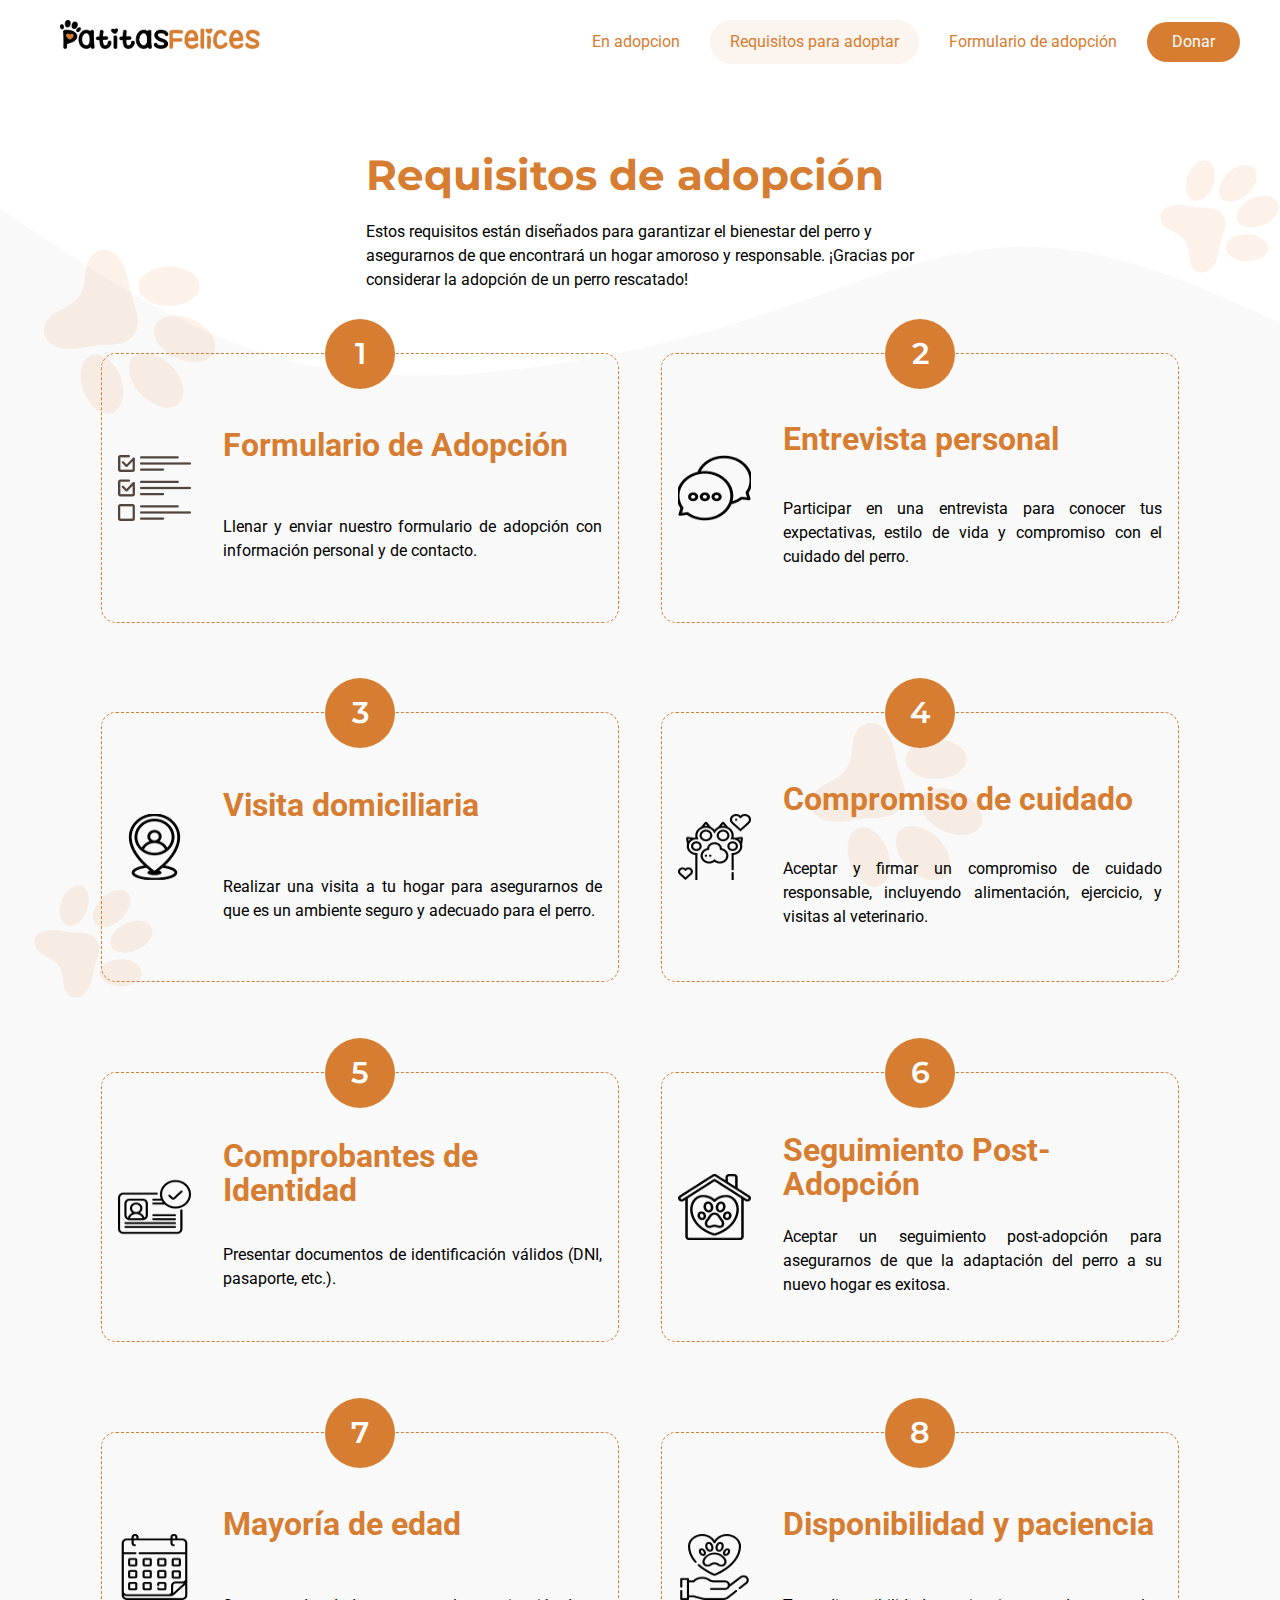
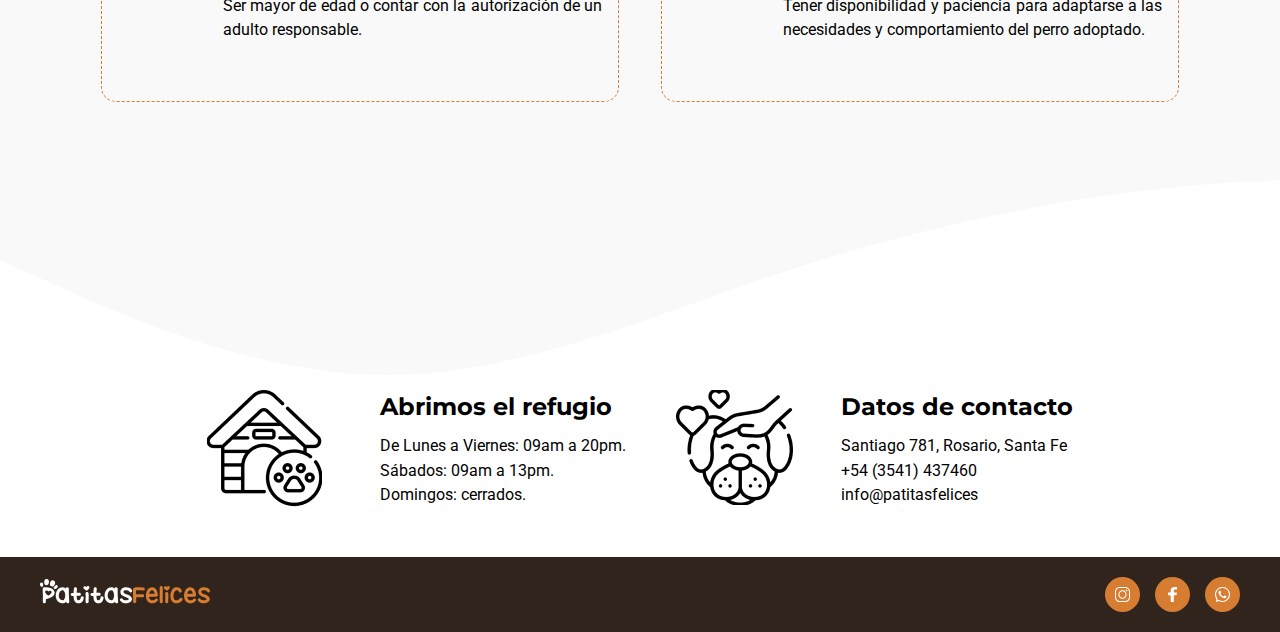
<file: requisitos.html>
<!DOCTYPE html>
<html lang="es">
  <head>
    <meta charset="UTF-8" />
    <meta name="viewport" content="width=device-width, initial-scale=1.0" />
    <title>Patitas felices | Requisitos</title>
    <link rel="stylesheet" href="./assets/css/estilos.css" />
    <link rel="stylesheet" href="./assets/css/base.css" />
    <link rel="stylesheet" href="./assets/css/formulario.css" />
    <link
      rel="shortcut icon"
      href="./assets/img/favicon.ico"
      type="image/x-icon"
    />
    <!-- Google fonts -->
    <link rel="preconnect" href="https://fonts.googleapis.com" />
    <link rel="preconnect" href="https://fonts.gstatic.com" crossorigin />
    <link
      href="https://fonts.googleapis.com/css2?family=Montserrat:ital,wght@0,100..900;1,100..900&family=Roboto:ital,wght@0,100;0,300;0,400;0,500;0,700;0,900;1,100;1,300;1,400;1,500;1,700;1,900&display=swap"
      rel="stylesheet"
    />
  </head>

  <body>
    <header class="header">
      <div class="header__contenido">
        <div class="header__barra header__contenedor">
          <a href="./index.html">
            <img
              class="header__logo"
              src="./assets/img/logo.png"
              alt="logo Patitas Felices"
            />
          </a>

          <img
            class="header__icono-nav"
            src="./assets/img/hamburguesa.svg"
            alt="navegacion icono"
          />

          <nav class="navegacion">
            <div class="navegacion__flex">
              <a class="btn__text" href="./mascotas.html">En adopcion</a>
              <a class="btn__text activo" href="./requisitos.html"
                >Requisitos para adoptar</a
              >
              <a class="btn__text" href="./formulario.html"
                >Formulario de adopción</a
              >
              <a class="btn__primary" href="./donar.html">Donar</a>
            </div>
          </nav>
        </div>
      </div>
    </header>

    <main>
      <div class="page">
        <h2 class="page__title">Requisitos de adopción</h2>
        <p class="page__paragraph">
          Estos requisitos están diseñados para garantizar el bienestar del
          perro y asegurarnos de que encontrará un hogar amoroso y responsable.
          ¡Gracias por considerar la adopción de un perro rescatado!
        </p>

        <div class="requisitos">
          <div class="requisitos__div">
            <p class="requisitos__numeros">1</p>
            <img
              src="./assets/img/img-01.png"
              alt="imagagen para casillero 1"
              class="img"
            />
            <h1 class="tituloRequisito">Formulario de Adopción</h1>
            <p class="parrafoRequisito">
              Llenar y enviar nuestro formulario de adopción con información
              personal y de contacto.
            </p>
          </div>
          <div class="requisitos__div">
            <p class="requisitos__numeros">2</p>
            <img
              src="./assets/img/img-02.png"
              alt="imagagen para casillero 2"
              class="img"
            />
            <h1 class="tituloRequisito">Entrevista personal</h1>
            <p class="parrafoRequisito">
              Participar en una entrevista para conocer tus expectativas, estilo
              de vida y compromiso con el cuidado del perro.
            </p>
          </div>
          <div class="requisitos__div">
            <p class="requisitos__numeros">3</p>
            <img
              src="./assets/img/img-03.png"
              alt="imagagen para casillero 3"
              class="img"
            />
            <h1 class="tituloRequisito">Visita domiciliaria</h1>
            <p class="parrafoRequisito">
              Realizar una visita a tu hogar para asegurarnos de que es un
              ambiente seguro y adecuado para el perro.
            </p>
          </div>
          <div class="requisitos__div">
            <p class="requisitos__numeros">4</p>
            <img
              src="./assets/img/img-04.png"
              alt="imagagen para casillero 4"
              class="img"
            />
            <h1 class="tituloRequisito">Compromiso de cuidado</h1>
            <p class="parrafoRequisito">
              Aceptar y firmar un compromiso de cuidado responsable, incluyendo
              alimentación, ejercicio, y visitas al veterinario.
            </p>
          </div>
          <div class="requisitos__div">
            <p class="requisitos__numeros">5</p>
            <img
              src="./assets/img/img-05.png"
              alt="imagagen para casillero 5"
              class="img"
            />
            <h1 class="tituloRequisito">Comprobantes de Identidad</h1>
            <p class="parrafoRequisito">
              Presentar documentos de identificación válidos (DNI, pasaporte,
              etc.).
            </p>
          </div>
          <div class="requisitos__div">
            <p class="requisitos__numeros">6</p>
            <img
              src="./assets/img/img-06.png"
              alt="imagagen para casillero 6"
              class="img"
            />
            <h1 class="tituloRequisito">Seguimiento Post-Adopción</h1>
            <p class="parrafoRequisito">
              Aceptar un seguimiento post-adopción para asegurarnos de que la
              adaptación del perro a su nuevo hogar es exitosa.
            </p>
          </div>
          <div class="requisitos__div">
            <p class="requisitos__numeros">7</p>
            <img
              src="./assets/img/img-07.png"
              alt="imagagen para casillero 7"
              class="img"
            />
            <h1 class="tituloRequisito">Mayoría de edad</h1>
            <p class="parrafoRequisito">
              Ser mayor de edad o contar con la autorización de un adulto
              responsable.
            </p>
          </div>
          <div class="requisitos__div">
            <p class="requisitos__numeros">8</p>
            <img
              src="./assets/img/img-08.png"
              alt="imagagen para casillero 8"
              class="img"
            />
            <h1 class="tituloRequisito">Disponibilidad y paciencia</h1>
            <p class="parrafoRequisito">
              Tener disponibilidad y paciencia para adaptarse a las necesidades
              y comportamiento del perro adoptado.
            </p>
          </div>
        </div>
      </div>
    </main>

    <footer class="footer">
      <div class="footer__contenedor footer__grid">
        <div class="footer__box">
          <img src="./assets/img/pet-house.png" alt="Cucha de perrito" />
          <h3 class="footer__titulo">Abrimos el refugio</h3>
          <p class="footer__texto">De Lunes a Viernes: 09am a 20pm.</p>
          <p class="footer__texto">Sábados: 09am a 13pm.</p>
          <p class="footer__texto">Domingos: cerrados.</p>
        </div>
        <div class="footer__box">
          <img src="./assets/img/dog-training.png" alt="Perrito feliz" />
          <h3 class="footer__titulo">Datos de contacto</h3>
          <p class="footer__texto">Santiago 781, Rosario, Santa Fe</p>
          <a href="tel:+543541437460" class="footer__enlace"
            >+54 (3541) 437460</a
          >
          <a href="mailto:info@patitasfelices" class="footer__enlace"
            >info@patitasfelices</a
          >
        </div>
      </div>
      <div class="footer__barra">
        <div class="footer__flex">
          <a href="./index.html" class="footer__logo">
            <img
              src="./assets/img/logo-footer.svg"
              alt="Logo Patitas Felices"
            />
          </a>
          <div class="footer__redes">
            <a href="#">
              <img src="./assets/img/instagram.svg" alt="Icono instagram" />
            </a>
            <a href="#">
              <img src="./assets/img/facebook.svg" alt="Icono facebook" />
            </a>
            <a href="#">
              <img src="./assets/img/whatsapp.svg" alt="Icono whatsapp" />
            </a>
          </div>
        </div>
      </div>
    </footer>
    <script src="./assets/js/script.js"></script>
    <!-- <script src="./assets/js/formulario.js"></script> -->
    <script src="./assets/js/menu-mobile.js"></script>
  </body>
</html>
</file>
<file: assets/css/base.css>
/* Fuente */

@import url("https://fonts.googleapis.com/css2?family=Montserrat:ital,wght@0,100..900;1,100..900&family=Roboto:ital,wght@0,100;0,300;0,400;0,500;0,700;0,900;1,100;1,300;1,400;1,500;1,700;1,900&display=swap");

/* Variables */

:root {
  --primario: #d67d31;
  --primario-80: #d98741;
  --primario-10: #fcf5ef;
  --secundario: #31241c;
  --negro: #000;
  --blanco: #fff;
  --gris-claro: #f9f9f9;

  /* backgrounds */
  --bg-body: #f9f9f9;
  --bg-form: #ffffff;

  /* inputs */
  --border-input: #79747e;
  --bg-i-select: #454b4f;

  --error: #d43f2e;
  --error-light: #fde6e3;
  --success: #0f8651;
  --success-light: #dafeed;

  /* fonts ***/
  --fuente-principal: "Montserrat", sans-serif;
  --fuente-secundaria: "Roboto", sans-serif;
}

/* Globales */

html {
  font-size: 62.5%;
}

*,
*:before,
*:after {
  box-sizing: border-box;
  margin: 0;
  position: relative;
}

body {
  font-family: var(--fuente-secundaria);
  font-size: 1.6rem;
  font-optical-sizing: auto;
  line-height: 2.4rem;
  background-color: var(--bg-body);
}

img {
  max-width: 100%;
}

a {
  text-decoration: none;
  display: block;
  color: var(--negro);
}

h1,
h2,
h3 {
  font-family: var(--fuente-primaria);
  font-weight: 700;
  line-height: 3.4rem;
}

ul,
ol {
  list-style: none;
  padding-left: 0;
}

.d-block {
  display: block;
}

/* ====== Header ====== */
.header {
  height: 95px;
  background-color: var(--blanco);
}
.header::after {
  content: url("../img/wave.svg");
  transform: rotate(180deg);
  width: 100%;
  position: absolute;
  top: 7rem;
  z-index: -1;
}

.header__contenedor {
  width: 100%;
}

.header__contenedor > a:nth-child(1) {
  padding-left: 2rem;
} 

.header__contenedor .header__icono-nav {
  padding-right: 2rem;
}

.header__contenido {
  display: flex;
  justify-content: space-between;
  align-items: center;
  padding-block: 2rem 3rem;
  width: 100%;
}

.header__barra {
  display: flex;
  flex-wrap: wrap;
  justify-content: space-between;
  gap: 1rem;
}

.header__logo {
  max-width: 20rem;
}

.header__icono-nav {
  width: 5rem;
  cursor: pointer;
}

.navegacion {
  z-index: 10;
  background-color: var(--blanco);
  flex-basis: 100%;
  visibility: hidden;
  overflow: hidden;
  transition: all 0.3s ease;
  max-height: 0;
}

.navegacion__flex {
  padding: 2rem 0;
  display: flex;
  flex-direction: column;
  align-items: center;
  gap: 1rem;
}

.mostrar-menu-mobile {
  visibility: visible;
  max-height: 30rem;
}

/* ====== Footer ====== */

.footer {
  background: url("../img/wave.svg");
  background-size: cover;
  padding-top: 11rem;
}

.footer__contenedor {
  max-width: 120rem;
  margin: 0 auto;
}

.footer__grid {
  padding: 2rem;
  display: flex;
  flex-direction: column;
  align-content: center;
  flex-wrap: wrap;
}

.footer__box {
  display: grid;
  grid-template-columns: 1fr 0.15fr 3fr;
}
.footer__box img {
  grid-column: 1 / 4;
}

.footer__box h3,
.footer__box p,
.footer__box a {
  grid-column: 1 / 4;
}

.footer__box:nth-child(1) {
  margin-bottom: 4rem;
}
.footer__titulo {
  font-family: var(--fuente-principal);
  font-size: 2.4rem;
}

.footer__barra {
  background-color: var(--secundario);
  padding: 2rem 4rem;
}

.footer__flex {
  display: flex;
  flex-direction: column;
  align-items: center;
  gap: 2rem;
}

.footer__logo {
  width: 17rem;
}

.footer__redes {
  display: flex;
  justify-content: end;
  align-items: center;
  gap: 1.5rem;
}

.footer__redes a {
  display: flex;
  justify-content: center;
  align-items: center;
  border-radius: 50%;
  background-color: var(--primario);
  width: 3.5rem;
  height: 3.5rem;
}

.footer__redes img {
  height: 1.5rem;
}

/* BUTTONS ************************/
.btn__primary {
  display: flex;
  align-items: center;
  height: 4rem;
  padding-inline: 2.5rem;
  background-color: var(--primario);
  color: white;
  font-size: 1.6rem;
  border: none;
  border-radius: 10rem;
  cursor: pointer;
}

.btn__primary:hover {
  background-color: var(--primario-80);
  box-shadow: 0px 1px 2px 0px rgba(0, 0, 0, 0.3),
    0px 1px 3px 1px rgba(0, 0, 0, 0.15);
}

.btn__primary:focus,
.btn__primary:active {
  background-color: var(--primario-80);
}

.btn__light {
    border-radius: 10rem;
    padding: 0.5rem;
    font-size: 1.6rem;
    color: var(--primario);
    border: var(--primario) solid 1px;
    transition: background-color .3s;
    width: 7rem;
    text-align: center;
    display: inline-block;
}

.btn__light:hover {
    background-color: var(--primario-80);
    color: var(--blanco);
    box-shadow: 0px 1px 2px 0px rgba(0, 0, 0, 0.3), 
    0px 1px 3px 1px rgba(0, 0, 0, 0.15);
}

.btn__text {
  padding: 1rem 2rem;
  border-radius: 10rem;
  color: var(--primario);
  transition: background-color 0.3s;
}

.btn__text:hover,
.btn__text:focus,
.btn__text:active,
.btn__text.activo {
  background-color: var(--primario-10);
}

/*************** MEDIAQUERIES ***********/
@media (min-width: 665px) {
  main {
    background-image: url(../img/huella-invertida.svg), url(../img/huella.svg);
    background-repeat: no-repeat;
    background-position: 75% 40%, 2% 50%;
  }
  .footer__contenedor {
    padding-inline: 4rem;
  }
  .footer__grid {
    flex-direction: row;
    justify-content: center;
    padding-inline: 0;
    gap: 2rem;
  }
  .footer__flex {
    flex-direction: row;
    justify-content: space-between;
  }
  .footer__box {
    grid-template-columns: 1fr 0.15fr 2fr;
    grid-template-rows: repeat(4, 0.5fr);
  }
  .footer__box img {
    grid-column: 1 / 2;
    grid-row: 1 / 5;
  }

  .footer__box h3,
  .footer__box p,
  .footer__box a {
    grid-column: 3 / 4;
  }

  .footer__box:nth-child(1) {
    margin-bottom: 0;
  }
}

@media (min-width: 768px) {
  .footer {
    padding-top: 19rem;
  }
  .footer__grid {
    gap: 3rem;
  }
}

@media (min-width: 1024px) {
  .header__contenedor {
    padding-inline: 4rem;
  }
  .header__logo {
    padding-bottom: 1rem;
  }

  .header__icono-nav {
    display: none;
  }

  .navegacion {
    display: block;
    flex-basis: initial;
    visibility: initial;
    max-height: initial;
  }

  .navegacion__flex {
    flex-direction: row;
    justify-content: end;
    padding: 0;
  }

  .navegacion__enlace--donar {
    padding: 1rem 4rem;
  }
  .footer__grid {
    gap: 5rem;
  }
}

@media (min-width: 2560px) {
  .footer {
    padding-top: 21rem;
  }
}

/* BUTTONS ************************/
.btn__primary {
  display: flex;
  align-items: center;
  height: 4rem;
  padding-inline: 2.5rem;
  background-color: var(--primario);
  color: white;
  font-size: 1.6rem;
  border: none;
  border-radius: 10rem;
  cursor: pointer;
}

.btn__primary:hover {
  background-color: var(--primario-80);
  box-shadow: 0px 1px 2px 0px rgba(0, 0, 0, 0.3),
    0px 1px 3px 1px rgba(0, 0, 0, 0.15);
}

.btn__primary:focus,
.btn__primary:active {
  background-color: var(--primario-80);
}

.btn__text {
  padding: 1rem 2rem;
  border-radius: 10rem;
  color: var(--primario);
  transition: background-color 0.3s;
}

.btn__text:hover,
.btn__text:focus,
.btn__text:active,
.btn__text.activo {
  background-color: var(--primario-10);
}

/*************** MEDIAQUERIES ***********/
@media (min-width: 665px) {
  main {
    background-image: url(../img/huella-invertida.svg), url(../img/huella.svg);
    background-repeat: no-repeat;
    background-position: 75% 40%, 2% 50%;
  }
  .footer__contenedor {
    padding-inline: 4rem;
  }
  .footer__grid {
    flex-direction: row;
    justify-content: center;
    padding-inline: 0;
    gap: 2rem;
  }
  .footer__flex {
    flex-direction: row;
    justify-content: space-between;
  }
  .footer__box {
    grid-template-columns: 1fr 0.15fr 2fr;
    grid-template-rows: repeat(4, 0.5fr);
  }
  .footer__box img {
    grid-column: 1 / 2;
    grid-row: 1 / 5;
  }

  .footer__box h3,
  .footer__box p,
  .footer__box a {
    grid-column: 3 / 4;
  }

  .footer__box:nth-child(1) {
    margin-bottom: 0;
  }
}

@media (min-width: 768px) {
  .footer {
    padding-top: 19rem;
  }
  .footer__grid {
    gap: 3rem;
  }
}

@media (min-width: 1024px) {
  .header__contenedor {
    padding-inline: 4rem;
  }
  .header__logo {
    padding-bottom: 1rem;
  }

  .header__icono-nav {
    display: none;
  }

  .navegacion {
    display: block;
    flex-basis: initial;
    visibility: initial;
    max-height: initial;
  }

  .navegacion__flex {
    flex-direction: row;
    justify-content: end;
    padding: 0;
  }

  .navegacion__enlace--donar {
    padding: 1rem 4rem;
  }
  .footer__grid {
    gap: 5rem;
  }
}

@media (min-width: 2560px) {
  .footer {
    padding-top: 21rem;
  }
}
</file>
<file: assets/css/index.css>
main {
    min-height: 70vh;
}

h2,
h3 {
    font-family: var(--fuente-principal)
}

.hero {
    position: relative;
    height: 90vh;
    max-height: 90vh;
    background: url("../img/perritos-min2.png");
    background-size: cover;
    background-position: bottom;
    padding-bottom: 20vh;
}

.hero figure {
    width: 100%;
    position: absolute;
    bottom: -13vh;
}

.hero .content {
    position: absolute;
    bottom: 30vh;
    padding: 0 10vw;
}

.hero h1 {
    font-family: var(--fuente-principal);
    font-size: 4rem;
    color: var(--blanco);
    margin-bottom: 5vh;
    background-color: #e2e2e23f;
}

.hero p {
    font-size: 2rem;
    color: var(--blanco);
    line-height: 3rem;
    background-color: #e2e2e23f;
}

/* ----- SECCION SUMATE ----- */
.sumate {
    width: 100vw;
    margin: 0 auto;
    margin-top: -10vh;
    padding: 5rem 3rem;
    background-color: #e2e2e2;
    opacity: .95;
    display: grid;
    grid-template-columns: 1fr;
    grid-template-rows: auto 1fr 1fr 1fr 1fr;
    grid-template-areas: "sum-encabezado"
        "sum-transito"
        "sum-traslado"
        "sum-donaciones"
        "sum-voluntariados"
    ;
    gap: 2rem;
    border-radius: 1rem;

}

.sumate__item {
    background-color: var(--primario-10);
    padding: 1rem 2rem 1rem 2rem;
    display: flex;
    flex-direction: column;
    align-items: center;
    border-radius: 1rem;
}

.sumate__item>figure {
    margin: 0 1rem;
    width: 100%;
    display: flex;
    justify-content: center;
    align-items: flex-start;
}

.sumate h2 {
    font-size: 4rem;
    color: var(--primario);
    margin-bottom: .5rem;
}

.sumate h3 {
    color: var(--primario);
    margin-bottom: .5rem;
    font-size: 2.5rem;
}

.sumate__encabezado {
    grid-area: sum-encabezado;
    padding-bottom: 1rem;
}

.sumate .btn {
    width: 100%;
    justify-content: center;
    margin-top: 3rem;
}

.sumate__transito {
    grid-area: sum-transito;
}

.sumate__traslado {
    grid-area: sum-traslado;
}

.sumate__donaciones {
    grid-area: sum-donaciones;
}

.sumate__voluntariados {
    grid-area: sum-voluntariados;
}

@media screen and (min-width: 768px) {

    .hero h1 {
        font-size: 5rem;
        background-color: transparent;
    }

    .hero p {
        font-size: 3rem;
        background-color: transparent;
    }

    .sumate {
        width: 90vw;
        padding: 3rem;
        grid-template-columns: 1fr 1fr;
        grid-template-rows: auto 1fr 1fr;
        grid-template-areas: "sum-encabezado sum-encabezado"
            "sum-transito sum-traslado"
            "sum-donaciones sum-voluntariados"
        ;
        border: 3px dashed var(--primario);
    }

    .sumate h2 {
        margin-bottom: 2rem;
    }
}

@media screen and (min-width: 1024px) {

    .hero h1 {
        font-size: 4rem;
    }

    .hero p {
        font-size: 3rem;
        line-height: 3.5rem;
    }

    .sumate {
        position: relative;
        width: 80vw;
        padding: 3rem 5rem;
        gap: 3rem;
    }

    .sumate__item {
        font-size: 2rem;
        line-height: 2.5rem;
        flex-direction: row;
        padding: 2rem;
        align-items: flex-start;
    }

    .sumate__encabezado p {
        font-size: 2rem;
        line-height: 2.5rem;
        margin-bottom: 2.5rem;
        padding-right: 20rem;
    }

    .sumate__encabezado .btn {
        position: absolute;
        width: auto;
        padding: 0 5rem;
        top: 7vh;
        right: 0;
    }

    .sumate h2 {
        margin-bottom: 2rem;
    }
}

@media screen and (min-width: 1400px) {
    .hero h1 {
        font-size: 7rem;
    }

    .hero p {
        font-size: 5rem;
        line-height: 6rem;
    }

    .sumate__item {
        font-size: 2.5rem;
        line-height: 3rem;
        flex-direction: row;
        padding: 3rem;
        align-items: flex-start;
    }

    .sumate__encabezado p {
        font-size: 2.5rem;
        line-height: 3rem;
        margin-bottom: 3rem;
    }

    .sumate__encabezado .btn {
        position: absolute;
        width: auto;
        padding: 0 5rem;
        top: 3vh;
        right: 0;
    }

    .sumate h2 {
        margin-bottom: 2rem;
    }
}

.nosotros {
    display: flex;
    flex-wrap: wrap;
    padding: 4rem;
}

.nosotros h2 {
    color: var(--primario);
}

.nosotros h3 {
    color: var(--primario);
}

.nosotros__imagenes figure:nth-child(2) {
    margin-top: -10rem;
}

@media screen and (min-width: 768px) {
    .nosotros__imagenes {
        display: flex;
    }

    .nosotros__imagenes figure:nth-child(2) {
        margin-top: 0;
    }

}

@media screen and (min-width: 1024px) {
    .nosotros {
        width: 80vw;
        margin: 10rem auto;
        display: grid;
        grid-template-columns: 2fr 1fr;
    }

    .nosotros h2 {
        font-size: 4rem;
        margin-bottom: 4rem;
    }

    .nosotros h3 {
        font-size: 3rem;
        margin-top: 3rem;
        margin-bottom: 1.5rem;
    }

    .nosotros p {
        font-size: 2.5rem;
        line-height: 3rem;
    }

    .nosotros__imagenes {
        display: flex;
        padding: 5rem;
        flex-direction: column;
        margin-top: -12rem;
    }

    .nosotros__imagenes figure:nth-child(2) {
        margin-top: -10rem;
        margin-left: 2rem;
    }

}

.mas {
    background-image: url(../img/wave-inicio.svg);
    background-size: cover;
    background-position: center;
    width: 100%;
    height: 80vh;
    display: grid;
    align-items: center;
    padding: 3rem;
    padding-bottom: 8rem;

}

.mas h2 {
    color: var(--blanco);
    margin-bottom: 3rem;
}

.mas p {
    color: var(--blanco);
    margin-bottom: 3rem;
}

.mas figure {
    display: none;
}

.btn__mas {
    background-color: var(--primario-10);
    color: var(--primario);
    transition: all .5s ease;
}

.btn__mas:hover {
    color: var(--primario-10);
}

@media screen and (min-width: 762px) {
    .mas {
        height: 70vh;
        background-size: cover;
        background-position: center;
    }
}

@media screen and (min-width: 1024px) {
    .mas {
        height: 85vh;
        display: grid;
        grid-template-columns: 1fr 2fr;
        align-items: center;
        padding: 0 15vw;
        gap: 5rem;
    }

    .mas figure {
        display: block;
        width: 90%;
    }

    .mas p {
        font-size: 2rem;
        line-height: 2.5rem;
        margin-bottom: 2rem;
    }

    .mas .mas__parraf__principal {
        font-size: 2.5rem;
        line-height: 3rem;
    }

    .mas h2 {
        font-size: 3rem;
        margin-bottom: 2rem;
    }
}

@media screen and (min-width: 1400px) {
    .mas p {
        font-size: 2rem;
        line-height: 2.5rem;
        margin-bottom: 5rem;
    }

    .mas .mas__parraf__principal {
        font-size: 3rem;
        line-height: 3.5rem;
    }

    .mas h2 {
        font-size: 3rem;
        margin-bottom: 2rem;
    }
}

.historias {
    width: 100%;
    padding: 3rem;
}

.historias h2 {
    color: var(--primario);
    margin-bottom: 3rem;
}

.historias__imgs {
    display: none;
}

@media screen and (min-width: 762px) {
    .historias__imgs {
        display: flex;
    }
}

@media screen and (min-width: 1024px) {
    .historias {
        width: 80vw;
        height: 80vh;
        margin: 0 auto;
        padding: 3rem;
    }

    .historias h2 {
        font-size: 4rem;
    }

    .historias p {
        font-size: 2.5rem;
        line-height: 3rem;
    }

    .historias__imgs {
        display: flex;
    }
}
</file>
<file: assets/css/donar.css>
/*Pagina Donar ------------------------------------------->*/


/* Globales */


[class*="heading"] {
    font-size: 3rem;
    font-family: var(--fuente-principal);
    font-weight: 700;
    color: var(--primario);
}

@media (min-width: 768px) { 
    h2[class*="heading"] {
        font-size: 4.2rem;
        line-height: 6rem;
    }
}

/* ====== Header ====== */

.header__contenedor > a:nth-child(1) {
    padding-left: 2rem;
}


@media (min-width: 1024px) { 
    .header__contenedor > a:nth-child(1) {
        padding-left: 0;
    }

    .header__contenedor .navegacion__enlace--donar {
        padding: 0.7rem 2.5rem;
    }
}

/* ====== Main ====== */

.main {
    z-index: 5;
    padding: 1.5rem 0;
    text-align: center;
    background-image: url(../img/huella.svg), url(../img/huella-invertida.svg);
    background-repeat: no-repeat;
    background-position: 95% 0%, 3% 2%;
    background-size: 7rem, 10rem;
}

@media (min-width: 665px) { 
    .main {
        background-size: initial;
    }
}

@media (min-width: 1024px) { 
    .main {
        background-position: 94% 0%, 2% 3%;
        padding: 5rem 0;
    }
}

@media (min-width: 1680px) { 
    .main {
        background-position: 85% 0%, 10% 6%;
    }
}

@media (min-width: 1920px) { 
    .main {
        background-position: 76% 0%, 20% 6%;
    }
}

.main__heading {
    padding: 0 1.5rem;
}

.main__texto {
    max-width: 54.9rem;
    margin: 1.5rem auto;
    display: flex;
    flex-direction: column;
    gap: 1.5rem;
    padding: 0 1.5rem;
}

/* == Seccion donar dinero == */

.donar-dinero{
    padding: 1.5rem 1.5rem 5rem 1.5rem;
}

.donar-dinero__grid {
    width: 100%;
    display: flex;
    flex-direction: column;
    gap: 2rem;
    margin: 0 auto;

}

@media (min-width: 768px) { 
    .donar-dinero__grid {
        display: grid;
        grid-template-columns: repeat(2, 1fr);
        max-width: 77rem;
        gap: 2rem;
        justify-content: center;
    }
}

.metodo {
    display: flex;
    flex-direction: column;
    align-items: center;
    gap: 2rem;
    border: 0.1rem dashed var(--primario);
    border-radius: 1rem;
    padding: 4rem 0;
    background-color: var(--blanco);
    
}

@media (min-width: 768px) { 
    .metodo::after {
        content: "";
        position: absolute;
        background-image: url(../img/huella-gris.svg);
        background-repeat: no-repeat;
        background-size: cover;
        opacity: 0;
        transition: opacity .3s ease-out;
        z-index: 1;
    }
    
    .metodo:hover::after {
        opacity: 0.8;
    }
    
    .metodo:nth-of-type(1)::after {
        width: 11rem;
        height: 11rem;
        bottom: 0;
        right: 0;
    }
    
    .metodo:nth-of-type(2)::after {
        width: 9rem;
        height: 9rem;
        bottom: 1rem;
        left: 0;
    }
    
    .metodo:nth-of-type(3)::after {
        width: 9.5rem;
        height: 9.5rem;
        top: 0;
        right: 0;
    }    
}

.metodo:nth-of-type(1) {
    order: 2;
}

.metodo:nth-of-type(2) {
    order: 1;
}

.metodo:nth-of-type(3) {
    order: 3;
}

@media (min-width: 665px) { 
    .metodo:nth-of-type(1) {
        grid-row: 1 / 3;
    }
}

.metodo__heading {
    font-size: 2.5rem;
}

.metodo__montos {
    display: flex;
    flex-direction: column;
    gap: 1rem;
}

.metodo__montos > div {
    display: flex;
    justify-content: center;
    gap: 1.5rem;
    flex-wrap: wrap;
}

.metodo__input {
    border: 1px solid var(--border-input);
    border-radius: 2.8rem;
    padding: 1rem 1rem;
    width: 70%;
    text-align: center;
    background-color: var();
    outline: none;
    font-size: 1.6rem;
}

.metodo__input::-webkit-inner-spin-button, 
.metodo__input::-webkit-outer-spin-button { 
    -webkit-appearance: none; 
    margin: 0; 
}

.metodo__texto {
    max-width: 25rem;
    line-height: 1.8;
}

.metodo:last-child .metodo__texto p:last-child {
    color: var(--primario);
    text-transform: uppercase;
}


/* == Seccion donar articulos == */

.donar-articulos {
    background-color: var(--blanco);
    padding: 0 1.5rem;
}

.donar-articulos__flex {
    max-width: 115rem;
    padding: 5rem 0;
    display: flex;
    flex-direction: column;
    justify-content: start;
}

@media (min-width: 768px) { 
    .donar-articulos__flex {
        width: 95%;
        margin: 0 auto;
        flex-direction: row;
        align-items: center;
    }
}

.donar-articulos__contenido {
    padding-bottom: 3rem;
    text-align: left;
}

@media (min-width: 768px) { 
    .donar-articulos__contenido {
        padding-bottom: 0;
        padding-right: 2rem;
        text-align: left;
    }
}

.donar-articulos__heading {
    font-size: 2.5rem;
}

.donar-articulos__descripcion {
    max-width: 60rem;
    padding: 2rem 0 3rem 0;
}

.donar-articulos__item {
    background-image: url(../img/check-fill.svg);
    background-repeat: no-repeat;
    background-size: 2rem;
    background-position: center left;
    padding-left: 2.6rem;
    margin-bottom: 1rem;
}

.donar-articulos__item:last-child {
    margin-bottom: 0;
}

@media (min-width: 992px) { 
    .donar-articulos__item {
        margin-bottom: 2rem;
    }
}

.donar__mapa {
    width: 100%;
    height: 20rem;
    overflow: hidden;
    border-radius: 1rem;
}

@media (min-width: 768px) { 
    .donar__mapa {
        width: 60%;
        height: 30rem;
    }
}

@media (min-width: 992px) { 
    .donar__mapa {
        margin-bottom: -8rem;
        width: 55rem;
        height: 39rem;
    }
}

iframe {
    width: 100%;
    height: 100%;
    object-fit: cover;
}
</file>
<file: assets/css/formulario.css>
/* PAGE CONTAINER ****************************/
.page {
  max-width: 144rem;
  width: 100%;
  margin: 1.5rem auto;
  padding-inline: 1.5rem;
}

.page__title {
  font-family: var(--fuente-principal);
  font-size: 3rem;
  line-height: 3.5rem;
  color: var(--primario);
}

.page__title,
.page__paragraph,
.section__form {
  max-width: 549px;
  width: 100%;
  margin-inline: auto;
}

.page__paragraph {
  margin-block: 1.5rem;
}

/* FORM ***********************/
.form {
  display: flex;
  flex-direction: column;
  align-items: center;
}

.section__form {
  margin-block: 2.5rem;
}

.form__container {
  width: 100%;
  padding-block: 2rem 3.5rem;
  border: 0.1rem dashed var(--primario);
  border-radius: 1rem;
  background-color: var(--bg-form);
  margin-bottom: 3rem;
  display: flex;
  flex-direction: column;
}

.form__title {
  margin-block: 2rem 1rem;
  display: flex;
  align-items: center;
}

.form__title-ask {
  font-weight: 500;
  margin-block: 2rem 0.8rem;
}

.form__title::before {
  content: "";
  background: url(../img/patita_titulo.svg) no-repeat;
  display: inline-block;
  width: 4rem;
  height: 3rem;
}

.error,
.enviado {
  padding: 1.5rem 3rem;
  border-radius: 10px;
  margin-block: 1rem;
  display: none;
  font-size: 14px;
  border: 1px solid transparent
}

.error {
  background-color: var(--error-light);
  border-color: var(--error);
}

.errorNombre,
.errorEmail {
  margin-block: 0.75rem;
  color: var(--error);
}

.mostrar-error {
  display: block;
}

.enviado {
  background-color: var(--success-light);
  border-color: var(--success);
  color: var(--success);
}

/* INPUTS CUSOTMIZE *****************/

.form__label--float {
  font-size: 12px;
  background: white;
  padding-inline: 8px;
  margin-bottom: -12px;
  z-index: 99;
  width: fit-content;
  margin-left: 10px;
}

input:not([type="radio"]),
select,
textarea {
  appearance: none;
  -webkit-appearance: none;
  -moz-appearance: none;
}

.form__input:-webkit-autofill,
.form__input:-webkit-autofill:hover,
.form__input:-webkit-autofill:focus,
.form__input:-webkit-autofill:active {
  -webkit-background-clip: text;
  transition: background-color 5000s ease-in-out 0s;
  box-shadow: inset 0 0 20px 20px white;
}

.form__input,
.form__select,
.form__textarea {
  border-radius: 0.4rem;
  border: 0.1rem solid var(--border-input);
  margin-bottom: 1.5rem;
  padding: 1.5rem 0.8rem;
  width: 100%;
  font-size: 1.5rem;
}

.form__input {
  height: 4.5rem;
}

.form__input--file {
  margin-block: 1.5rem;
}

.form__list {
  margin-block: 0.5rem 2rem;
}

.form__container_select {
  position: relative;
}

.form__container_select i {
  position: absolute;
  right: 1.5rem;
  top: calc(50% - 1rem);
  width: 0;
  height: 0;
  border: 6px solid transparent;
  border-top: 0;
  border-bottom: 6px solid var(--bg-i-select);
  transform: rotate(180deg);
  transition: all 0.25s ease;
}

.form__container_select:hover i {
  transform: rotate(0deg);
}

.form__select {
  cursor: pointer;
}

.form__select option {
  font-size: 1.5rem;
  line-height: 2rem;
}

/* custom radio button */

label > input[type="radio"] {
  display: none;
}
label > input[type="radio"] + *::before {
  content: "";
  display: inline-block;
  vertical-align: middle;
  width: 1.5rem;
  height: 1.5rem;
  margin-right: 1rem;
  border-radius: 50%;
  border-style: solid;
  border-width: 0.1rem;
  border-color: var(--border-input);
  cursor: pointer;
}
label > input[type="radio"]:checked + * {
  color: var(--secondary-color);
}

label > input[type="radio"]:checked + *::before {
  background: radial-gradient(
    var(--primario) 0%,
    var(--primario) 40%,
    transparent 50%,
    transparent
  );
  border-color: var(--primario);
}

label > input[type="radio"] + * {
  display: inline-block;
  padding: 0.5rem 1rem;
}

/************** MEDIAQUERIES *******/
@media (min-width: 665px) {
  .page {
    background-image: url(../img/huella.svg), url(../img/huella-invertida.svg);
    background-repeat: no-repeat;
    background-position: 101% 0%, 2% 5%;
  }
}

@media (min-width: 768px) {
  .page,
  .section__form {
    padding-inline: 0;
  }
  .page__title {
    font-size: 4.2rem;
    line-height: 6rem;
  }
  .form__container {
    padding: 2rem 7rem;
    border-radius: 1.5rem;
  }
}

@media (min-width: 1024px) {
  .page {
    margin-block: 5rem;
  }
}
</file>
<file: assets/css/en-adopcion.css>
/*Pagina En adopción ------------------------------------------->*/


/* Globales */

[class*="heading"] {
    font-size: 3rem;
    font-family: var(--fuente-principal);
    font-weight: 700;
    color: var(--primario);
}

@media (min-width: 768px) { 
    h2[class*="heading"] {
        font-size: 4.2rem;
        line-height: 6rem;
    }
}

/* ====== Header ====== */

.header__contenedor > a:nth-child(1) {
    padding-left: 2rem;
}

@media (min-width: 1024px) { 
    .header__contenedor > a:nth-child(1) {
        padding-left: 0;
    }
    
    .header__contenedor .navegacion__enlace--donar {
        padding: 0.7rem 2.5rem;
    }
}

/* ====== Main ====== */

.mascotas {
    z-index: 5;
    padding: 1.5rem 1.5rem;
    text-align: center;
    background-image: url(../img/huella.svg), url(../img/huella-invertida.svg);
    background-repeat: no-repeat;
    background-position: 95% 0%, 3% 2%;
    background-size: 7rem, 10rem;
}

@media (min-width: 665px) { 
    .mascotas {
        background-size: initial;
    }
}

@media (min-width: 1024px) { 
    .mascotas {
        background-position: 94% 0%, 2% 3%;
        padding: 5rem 0;
    }
}

@media (min-width: 1680px) { 
    .mascotas {
        background-position: 85% 0%, 10% 6%;
    }
}


@media (min-width: 1920px) { 
    .mascotas {
        background-position: 76% 0%, 20% 6%;
    }
}

.mascotas__heading {
    max-width: 54.9rem;
    margin: 0 auto;
}

.mascotas__descripcion {
    max-width: 54.9rem;
    margin: 1.5rem auto;
}

.mascotas__grid {
    padding: 4rem 0 5rem 0;
    max-width: 120rem;
    width: 95%;
    margin: 0 auto;
    display: grid;
    grid-template-columns: repeat(auto-fit, 280px);
    row-gap: 6.5rem;
    column-gap: 3rem;
    justify-content: center;
    align-items: center;
}

@media (min-width: 665px) { 
    .mascotas_grid {
        padding: 5rem 0 5rem 0;
    }
}

/* Card */

.mascota {
    background-color: var(--blanco);
    min-width: 28rem;
    display: flex;
    flex-direction: column;
    justify-content: center;
    align-items: center;
    border-radius: 1.2rem;
    border: 0.1rem dashed var(--primario);
    cursor: pointer;
    transition: background-color .3s;
}

.mascota:hover {
    background-color: #E6E6E7;
}

.mascota__corazon::after {
    content: url(../img/corazon.svg);
    position: absolute;
    bottom: 0;
    left: 50%;
    transform: translate(-50%, 50%);
}

.mascota__imagen {
    width: 20rem;
    height: 20rem;
    margin-top: -2.5rem;   
    overflow: hidden;
    border-radius: 50%;
}

.mascota__imagen img {
    width: 100%;
    height: 100%;
    object-fit: cover;
    transition: all .3s
}

.mascota:hover .mascota__imagen img {
    transform: rotate(-3deg) scale(1.1);
}

.mascota__contenido {
    padding: 1.8rem 0;
    display: flex;
    flex-direction: column;
    gap:1rem;
}

.mascota__nombre {
    font-size: 2.4rem;
    color: var(--primario);
    font-family: var(--fuente-principal);
}

.mascota__contenido p {
    padding-left: 3rem;
    text-align: left;
}

.mascota__contenido p::before {
    position: absolute;
    left: -.5rem;
}

.mascota__genero-edad::before {
    content: url(../img/perrito.svg);
}

.mascota__condicion::before {
    content: url(../img/vacuna.svg);
}

.mascota__tamaño::before {
    content: url(../img/medidas.svg);
}
</file>
<file: assets/css/estilos.css>
@import url("https://fonts.googleapis.com/css2?family=Montserrat:ital,wght@0,100..900;1,100..900&family=Roboto:wght@400;700;900&display=swap");

/* >>>>>>>>>> MAIN <<<<<<<<< */

.requisitos {
  justify-content: center;
  margin: 2em 7em 2em 7em;
  gap: 2em;
  display: grid;
  grid-template-columns: 50% 50%;
}

.requisitos__div {
  position: relative;
  height: 30vh;
  border: 0.1em;
  border-style: dashed;
  border-radius: 15px;
  border-color: var(--primario);
  display: grid;
  align-items: center;
  grid-template-columns: auto auto;
  grid-template-areas: "img tituloRequisito" "img parrafoRequisito";
  padding: 1em;
  margin: 1.8em 0.3em 1.8em 0.3em;
}
.img {
  grid-area: img;
  height: 66px;
  width: 73px;
}

.tituloRequisito {
  color: var(--primario);
  grid-area: tituloRequisito;
  padding-left: 1em;
  padding-top: 1em;
  display: flex;
  flex-direction: column;
}
.requisitos__numeros {
  background-color: var(--primario);
  font-family: "Montserrat", sans-serif;
  font-size: 3rem;
  color: white;
  border-radius: 50px;
  position: absolute;
  top: 0;
  left: 50%;
  width: 70px;
  height: 70px;
  text-align: center;
  line-height: 70px;
  font-weight: 600;
  transform: translate(-50%, -50%);
}
.parrafoRequisito {
  padding-left: 2em;
  padding-bottom: 1em;
  display: flex;
  flex-direction: column;
  justify-content: flex-start;
  align-items: center;
  text-align: justify;
  /* grid-area: parrafoRequisito; */
}

/* >>>>>>>>>> FIN MAIN <<<<<<<<< */

/* >>>>>>>>>>>>> FOOTER <<<<<<<<<<<<< */

.footer {
  background: url("../img/wave.svg");
  background-size: cover;
  padding-top: 5rem;
}

.footer__contenedor {
  max-width: 120rem;
  margin: 0 auto;
}

.footer__grid {
  padding: 2rem;
  display: flex;
  flex-direction: row;
  justify-content: center;
  gap: 5rem;
  flex-wrap: wrap;
}

.footer__box {
  display: grid;
  grid-template-columns: auto auto;
  justify-content: flex-end;
  padding-bottom: 3rem;
}
.footer__box img {
  grid-area: 1 / 1 / span 4;
}

.footer__box h3,
.footer__box p,
.footer__box a {
  padding-left: 2rem;
}

.footer__titulo {
  font-family: var(--fuente-principal);
  font-size: 2rem;
  padding-bottom: 1rem;
  font-weight: bolder;
}

.footer__barra {
  background-color: var(--secundario);
  padding: 1rem 4rem;
}

.footer__flex {
  display: flex;
  flex-direction: row;
  justify-content: space-between;
  align-items: center;
  gap: 2rem;
}

.footer__logo {
  width: 17rem;
}

.footer__redes {
  display: flex;
  justify-content: end;
  align-items: center;
  gap: 1.5rem;
}

.footer__redes a {
  display: flex;
  justify-content: center;
  align-items: center;
  border-radius: 50%;
  background-color: var(--primario);
  width: 3.5rem;
  height: 3.5rem;
}

.footer__redes img {
  height: 1.5rem;
}

/* >>>>>>>>>>>>> FIN DE FOOTER <<<<<<<<<<<<< */

/* >>>>>>>>>>>>> FUENTES, COLORES, IMAGENES <<<<<<<<<<<<< */
</file>
